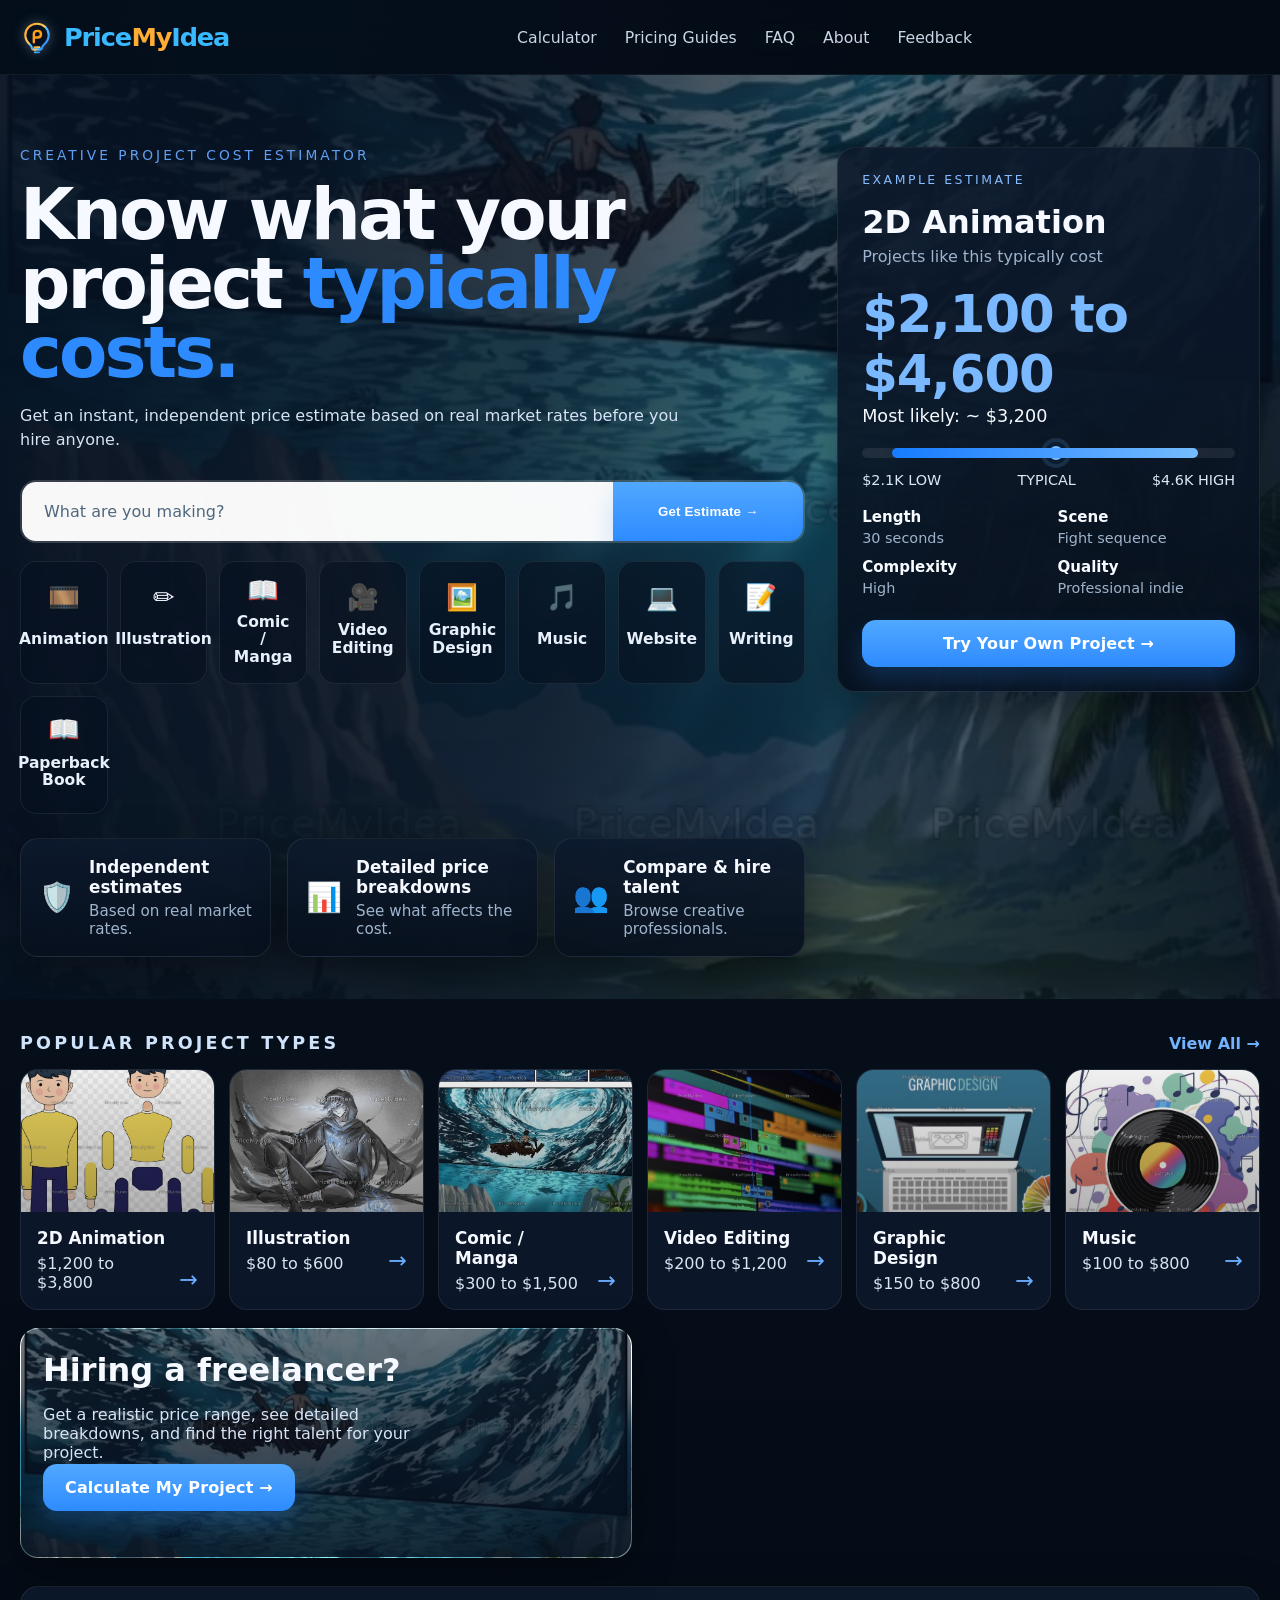
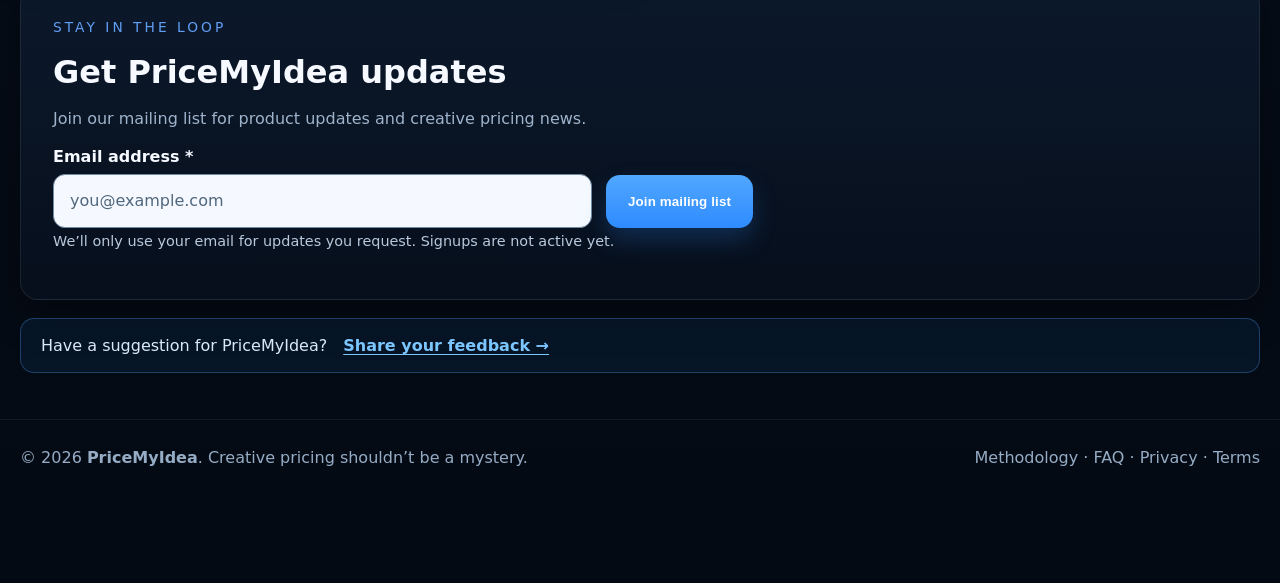
<file: index.html>
<!DOCTYPE html>
<html lang="en">
<head>
 <meta charset="UTF-8" />
 <meta name="viewport" content="width=device-width, initial-scale=1, viewport-fit=cover" />
 <meta name="description" content="Estimate creative project costs for animation, illustration, comics, video editing, graphic design, music, websites, and writing." />
 <meta name="robots" content="index, follow, max-image-preview:large" />
 <meta name="theme-color" content="#06101f" />
 <meta name="format-detection" content="telephone=no" />
 <meta name="apple-mobile-web-app-capable" content="yes" />
 <meta name="apple-mobile-web-app-status-bar-style" content="black-translucent" />
 <meta name="apple-mobile-web-app-title" content="PriceMyIdea" />
 <meta property="og:type" content="website" />
 <meta property="og:site_name" content="PriceMyIdea" />
 <meta property="og:title" content="PriceMyIdea | Creative Project Cost Estimator" />
 <meta property="og:description" content="Estimate creative project costs for animation, illustration, comics, video editing, graphic design, music, websites, and writing." />
 <meta name="twitter:card" content="summary" />
 <meta name="twitter:title" content="PriceMyIdea | Creative Project Cost Estimator" />
 <meta name="twitter:description" content="Estimate creative project costs for animation, illustration, comics, video editing, graphic design, music, websites, and writing." />

 <title>PriceMyIdea | Creative Project Cost Estimator</title>
 <link rel="stylesheet" href="styles.css?v=pmi-v28" />
</head>
<body>
 <div class="page-shell">
 
<header class="topbar">
 <div class="container nav">
 <a class="brand" href="index.html">
<svg class="brand-mark brand-bulb" viewBox="0 0 64 64" aria-hidden="true">
  <defs>
    <linearGradient id="brandGlow" x1="0" y1="0" x2="1" y2="1">
      <stop offset="0%" stop-color="#ff9f1c"/><stop offset="48%" stop-color="#ffd166"/><stop offset="52%" stop-color="#56c7ff"/><stop offset="100%" stop-color="#1e7cff"/>
    </linearGradient>
  </defs>
  <path d="M32 7c-12.2 0-22 9.6-22 21.5 0 8 4.1 13.3 9.1 18.1 2.2 2.1 3.5 4.4 3.8 7.4h18.2c.3-3 1.6-5.3 3.8-7.4 5-4.8 9.1-10.1 9.1-18.1C54 16.6 44.2 7 32 7Z" fill="#07111f" stroke="url(#brandGlow)" stroke-width="4"/>
  <path d="M27 51h10M25 56h14M28 61h8" stroke="url(#brandGlow)" stroke-width="3.5" stroke-linecap="round"/>
  <path d="M26 42V27c0-4 2.7-6.5 6.7-6.5 4.2 0 6.8 2.5 6.8 6.1 0 3.8-2.8 6.3-7.1 6.3H26" fill="none" stroke="#ff9f1c" stroke-width="4.5" stroke-linecap="round" stroke-linejoin="round"/>
</svg><span class="brand-text"><span class="brand-price">Price</span><span class="brand-my">My</span><span class="brand-idea">Idea</span></span></a>
 <button class="menu-toggle" type="button" aria-label="Open navigation menu" aria-expanded="false"><span></span><span></span><span></span></button><nav class="menu" hidden>
 <a href="pages/calculator.html">Calculator</a>
 <a href="pages/pricing-guides.html">Pricing Guides</a>
 <a href="pages/faq.html">FAQ</a>
 <a href="pages/about.html">About</a>
 <a href="pages/feedback.html">Feedback</a>
</nav>
 <div class="nav-actions">
 </div>
 </div>
</header>

 <section class="hero">
 <div class="container hero-grid">
 <div>
 <div class="eyebrow">Creative Project Cost Estimator</div>
 <h1>Know what your project <span class="accent">typically costs.</span></h1>
 <p class="subtext">Get an instant, independent price estimate based on real market rates before you hire anyone.</p>
 <form class="search-row" id="hero-search-form" action="pages/calculator.html">
 <input id="hero-project-input" name="project" type="text" placeholder="What are you making?" aria-label="Describe the creative project you want priced" autocomplete="off" />
 <button class="btn btn-primary" type="submit">Get Estimate →</button>
 </form>
 <div class="category-strip">
 <a class="cat-tile" href="pages/calculator.html?category=animation"><span class="cat-icon">🎞️</span><div class="cat-name">Animation</div></a>
 <a class="cat-tile" href="pages/calculator.html?category=illustration"><span class="cat-icon">✏️</span><div class="cat-name">Illustration</div></a>
 <a class="cat-tile" href="pages/calculator.html?category=comic"><span class="cat-icon">📖</span><div class="cat-name">Comic / Manga</div></a>
 <a class="cat-tile" href="pages/calculator.html?category=video"><span class="cat-icon">🎥</span><div class="cat-name">Video Editing</div></a>
 <a class="cat-tile" href="pages/calculator.html?category=graphic"><span class="cat-icon">🖼️</span><div class="cat-name">Graphic Design</div></a>
 <a class="cat-tile" href="pages/calculator.html?category=music"><span class="cat-icon">🎵</span><div class="cat-name">Music</div></a>
 <a class="cat-tile" href="pages/calculator.html?category=website"><span class="cat-icon">💻</span><div class="cat-name">Website</div></a>
 <a class="cat-tile" href="pages/calculator.html?category=writing"><span class="cat-icon">📝</span><div class="cat-name">Writing</div></a><a class="cat-tile" href="pages/calculator.html?category=book"><span class="cat-icon">📖</span><div class="cat-name">Paperback Book</div></a>
 </div>
 <div class="feature-trio">
 <div class="card feature-item"><div class="fi-icon">🛡️</div><div><h4>Independent estimates</h4><p>Based on real market rates.</p></div></div>
 <div class="card feature-item"><div class="fi-icon">📊</div><div><h4>Detailed price breakdowns</h4><p>See what affects the cost.</p></div></div>
 <div class="card feature-item"><div class="fi-icon">👥</div><div><h4>Compare & hire talent</h4><p>Browse creative professionals.</p></div></div>
 </div>
 </div>
 <aside class="card example-card">
 <div class="label">Example Estimate</div>
 <h3>2D Animation</h3>
 <div class="small-muted">Projects like this typically cost</div>
 <div class="price-big">$2,100 to $4,600</div>
 <div class="price-sub">Most likely: ~ $3,200</div>
 <div class="range"><div class="range-dot"></div></div>
 <div class="range-labels"><span>$2.1K LOW</span><span>TYPICAL</span><span>$4.6K HIGH</span></div>
 <div class="meta-list">
 <div class="meta-item"><strong>Length</strong><span>30 seconds</span></div>
 <div class="meta-item"><strong>Scene</strong><span>Fight sequence</span></div>
 <div class="meta-item"><strong>Complexity</strong><span>High</span></div>
 <div class="meta-item"><strong>Quality</strong><span>Professional indie</span></div>
 </div>
 <a class="btn btn-primary btn-block" href="pages/calculator.html">Try Your Own Project →</a>
 </aside>
 </div>
 </section>

 <main class="container">
 <section class="section">
 <div class="section-header"><h2>Popular Project Types</h2><a class="muted-link" href="pages/pricing-guides.html">View All →</a></div>
 <div class="project-grid">
 <article class="project-card animation-card blank-card">
 <div class="thumb" style="background-image:url('assets/2d-animation-character-rig.jpg?v=watermark-v22'); background-position:center 34%; background-size:cover;"></div>
 <div class="body"><div><h3>2D Animation</h3><p>$1,200 to $3,800</p></div><div class="arrow">→</div></div>
 </article>
 <article class="project-card illustration-card">
 <div class="thumb" style="background-image:url('assets/illustration-cover-cropped.jpg?v=watermark-v22');"></div>
 <div class="body"><div><h3>Illustration</h3><p>$80 to $600</p></div><div class="arrow">→</div></div>
 </article>
 <article class="project-card comic-card">
 <div class="thumb" style="background-image:url('assets/comic-manga-cover.jpg?v=watermark-v22'); background-position:center 42%;"></div>
 <div class="body"><div><h3>Comic / Manga</h3><p>$300 to $1,500</p></div><div class="arrow">→</div></div>
 </article>
 <article class="project-card video-card">
 <div class="thumb" style="background-image:url('assets/video-editing-cover.jpg?v=watermark-v22'); background-position:center center;"></div>
 <div class="body"><div><h3>Video Editing</h3><p>$200 to $1,200</p></div><div class="arrow">→</div></div>
 </article>
 <article class="project-card graphic-card">
 <div class="thumb" style="background-image:url('assets/graphic-design-cover.jpg?v=watermark-v22'); background-position:center 38%;"></div>
 <div class="body"><div><h3>Graphic Design</h3><p>$150 to $800</p></div><div class="arrow">→</div></div>
 </article>
 <article class="project-card music-card">
 <div class="thumb" style="background-image:url('assets/music-cover.jpg?v=watermark-v22'); background-position:center center;"></div>
 <div class="body"><div><h3>Music</h3><p>$100 to $800</p></div><div class="arrow">→</div></div>
 </article>
 </div>
 </section>

 <section class="cta-row">
 <article class="card cta-card image" style="background-image:url('assets/frontpage-bg-cropped.jpg?v=watermark-v22'); background-position:center 18%;">
 <h3>Hiring a freelancer?</h3>
 <p>Get a realistic price range, see detailed breakdowns, and find the right talent for your project.</p>
 <a class="btn btn-primary" href="pages/calculator.html">Calculate My Project →</a>
 </article>
 </section>
<section class="card signup-panel" aria-labelledby="signup-title">
  <div class="eyebrow">Stay in the loop</div>
  <h2 id="signup-title">Get PriceMyIdea updates</h2>
  <p>Join our mailing list for product updates and creative pricing news.</p>
  <form class="signup-form" data-signup-form method="post" action="" aria-describedby="signup-note" novalidate>
    <div class="signup-fields"><div class="form-field"><label for="signup-email-home">Email address <span aria-hidden="true">*</span></label><input id="signup-email-home" name="email" type="email" autocomplete="email" inputmode="email" maxlength="254" placeholder="you@example.com" required aria-required="true" /></div>
    <button class="btn btn-primary" type="submit">Join mailing list</button></div>
    <p id="signup-note" class="form-note">We’ll only use your email for updates you request. Signups are not active yet.</p>
    <p class="form-status" role="status" aria-live="polite" aria-atomic="true" hidden></p>
  </form>
</section>
  <div class="feedback-home-link"><span>Have a suggestion for PriceMyIdea?</span> <a href="pages/feedback.html">Share your feedback →</a></div>
</main>
 
<footer class="footer">
 <div class="container">
 <div>© 2026 <strong>PriceMyIdea</strong>. Creative pricing shouldn’t be a mystery.</div>
 <div><a href="pages/about.html">Methodology</a> · <a href="pages/faq.html">FAQ</a> · <a href="pages/about.html">Privacy</a> · <a href="pages/about.html">Terms</a></div>
 </div>
</footer>

 </div>
 <script src="script.js?v=pmi-v28"></script>
</body>
</html>
</file>
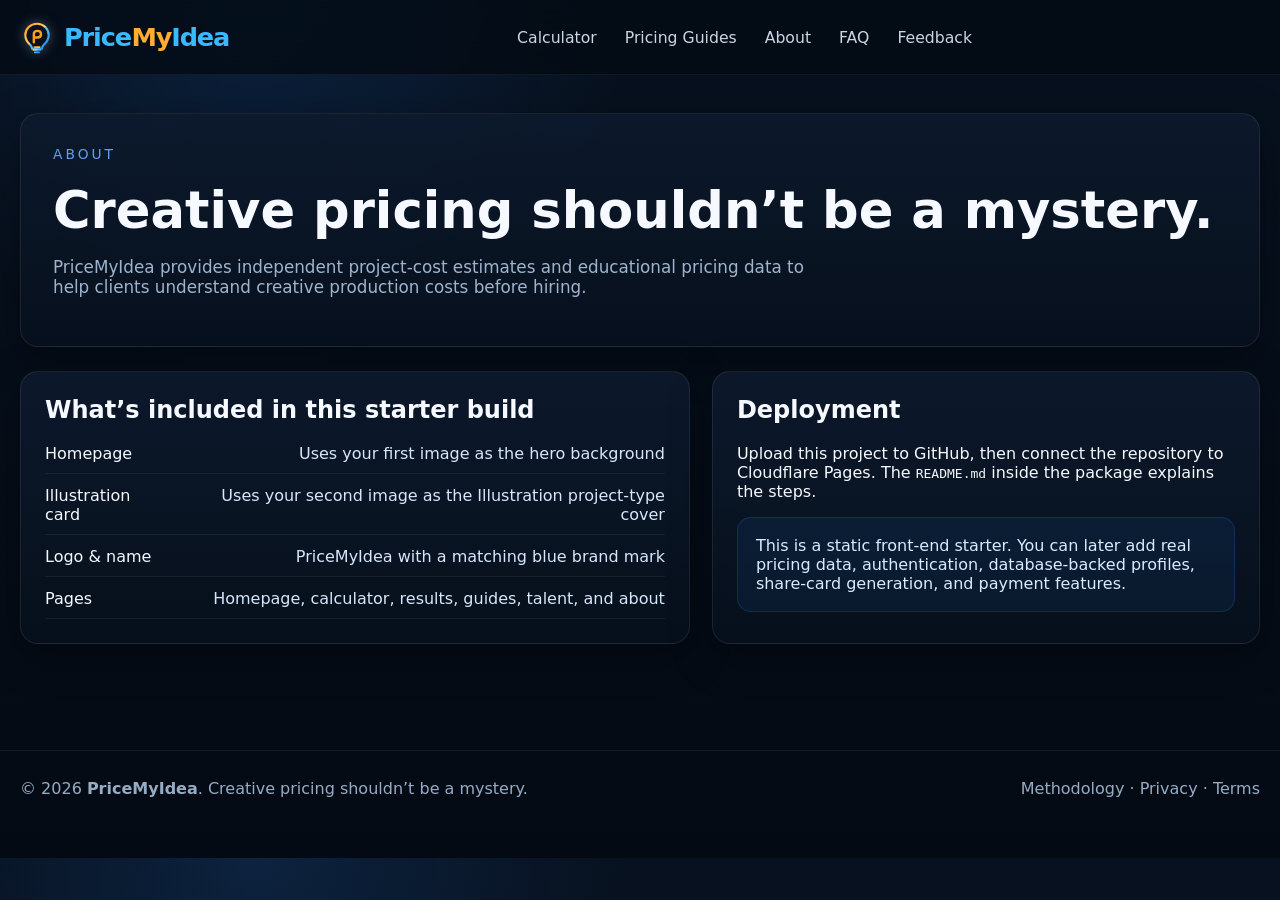
<file: pages/about.html>
<!DOCTYPE html><html lang="en"><head><meta charset="UTF-8"><meta name="viewport" content="width=device-width, initial-scale=1.0"><title>About PriceMyIdea</title><link rel="stylesheet" href="../styles.css?v=pmi-v28"></head><body>
<header class="topbar">
 <div class="container nav">
 <a class="brand" href="../index.html">
<svg class="brand-mark brand-bulb" viewBox="0 0 64 64" aria-hidden="true">
  <defs>
    <linearGradient id="brandGlow" x1="0" y1="0" x2="1" y2="1">
      <stop offset="0%" stop-color="#ff9f1c"/><stop offset="48%" stop-color="#ffd166"/><stop offset="52%" stop-color="#56c7ff"/><stop offset="100%" stop-color="#1e7cff"/>
    </linearGradient>
  </defs>
  <path d="M32 7c-12.2 0-22 9.6-22 21.5 0 8 4.1 13.3 9.1 18.1 2.2 2.1 3.5 4.4 3.8 7.4h18.2c.3-3 1.6-5.3 3.8-7.4 5-4.8 9.1-10.1 9.1-18.1C54 16.6 44.2 7 32 7Z" fill="#07111f" stroke="url(#brandGlow)" stroke-width="4"/>
  <path d="M27 51h10M25 56h14M28 61h8" stroke="url(#brandGlow)" stroke-width="3.5" stroke-linecap="round"/>
  <path d="M26 42V27c0-4 2.7-6.5 6.7-6.5 4.2 0 6.8 2.5 6.8 6.1 0 3.8-2.8 6.3-7.1 6.3H26" fill="none" stroke="#ff9f1c" stroke-width="4.5" stroke-linecap="round" stroke-linejoin="round"/>
</svg><span class="brand-text"><span class="brand-price">Price</span><span class="brand-my">My</span><span class="brand-idea">Idea</span></span></a>
 <button class="menu-toggle" type="button" aria-label="Open navigation menu" aria-expanded="false"><span></span><span></span><span></span></button><nav class="menu" hidden>
 <a href="../pages/calculator.html">Calculator</a>
 <a href="../pages/pricing-guides.html">Pricing Guides</a>
 <a href="../pages/about.html">About</a>
 <a href="../pages/faq.html">FAQ</a>
 <a href="feedback.html">Feedback</a>
</nav>
 <div class="nav-actions">
 </div>
 </div>
</header>
<main class="container content-page"><section class="card page-hero"><div class="eyebrow">About</div><h1>Creative pricing shouldn’t be a mystery.</h1><p>PriceMyIdea provides independent project-cost estimates and educational pricing data to help clients understand creative production costs before hiring.</p></section><div class="grid-2"><section class="card info-card"><h2 style="margin-top:0">What’s included in this starter build</h2><div class="summary-list"><div class="row"><span>Homepage</span><span>Uses your first image as the hero background</span></div><div class="row"><span>Illustration card</span><span>Uses your second image as the Illustration project-type cover</span></div><div class="row"><span>Logo & name</span><span>PriceMyIdea with a matching blue brand mark</span></div><div class="row"><span>Pages</span><span>Homepage, calculator, results, guides, talent, and about</span></div></div></section><section class="card info-card"><h2 style="margin-top:0">Deployment</h2><p>Upload this project to GitHub, then connect the repository to Cloudflare Pages. The <code>README.md</code> inside the package explains the steps.</p><div class="note-box">This is a static front-end starter. You can later add real pricing data, authentication, database-backed profiles, share-card generation, and payment features.</div></section></div></main>
<footer class="footer">
 <div class="container">
 <div>© 2026 <strong>PriceMyIdea</strong>. Creative pricing shouldn’t be a mystery.</div>
 <div><a href="../pages/about.html">Methodology</a> · <a href="../pages/about.html">Privacy</a> · <a href="../pages/about.html">Terms</a></div>
 </div>
</footer>
<script src="../script.js?v=pmi-v28"></script></body></html>
</file>
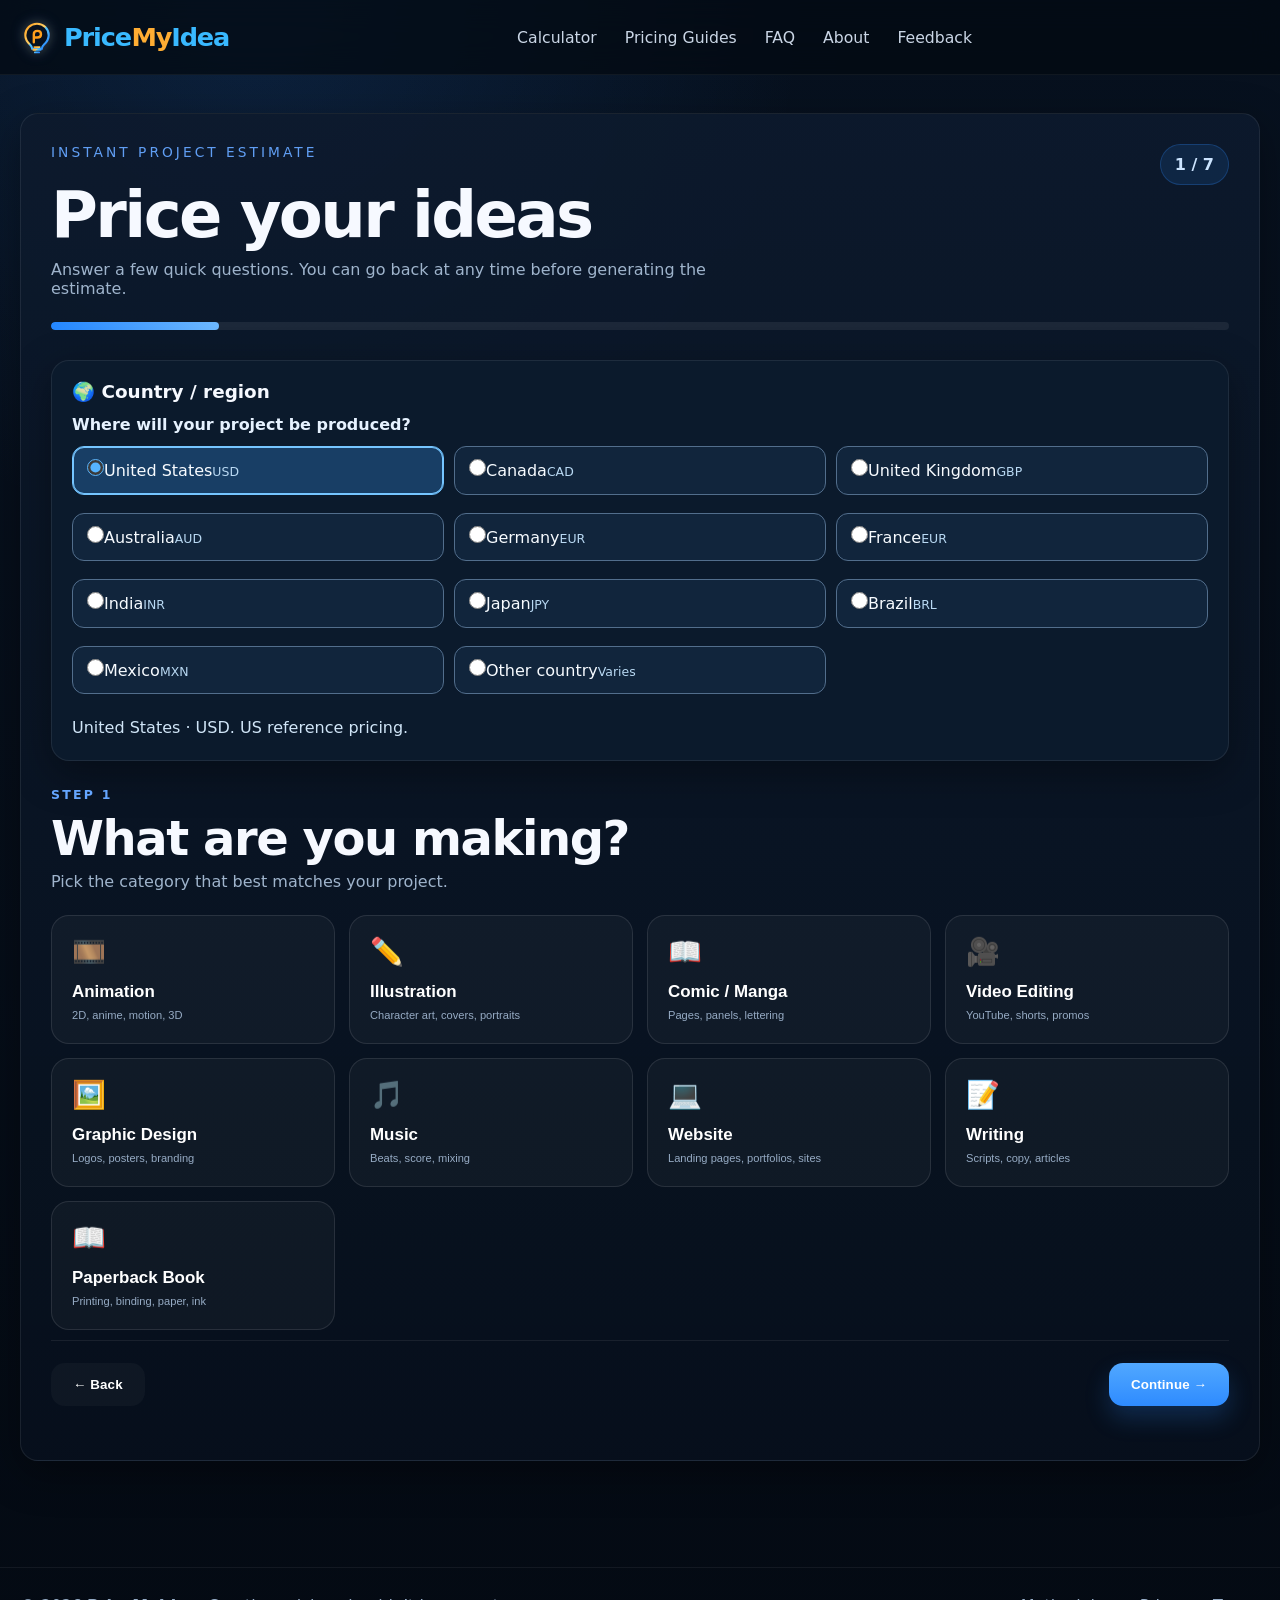
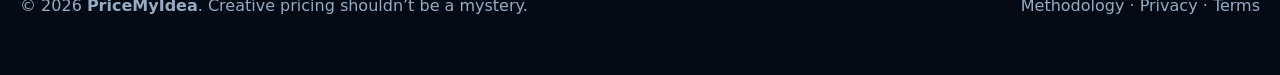
<file: pages/calculator.html>
<!DOCTYPE html>

<html lang="en"><head><meta charset="utf-8"/><meta content="width=device-width, initial-scale=1.0" name="viewport"/><title>Project Cost Calculator | PriceMyIdea</title><link href="../styles.css?v=pmi-v28" rel="stylesheet"/></head><body><header class="topbar"><div class="container nav"><a class="brand" href="../index.html"><svg class="brand-mark brand-bulb" viewBox="0 0 64 64" aria-hidden="true">
  <defs>
    <linearGradient id="brandGlow" x1="0" y1="0" x2="1" y2="1">
      <stop offset="0%" stop-color="#ff9f1c"/><stop offset="48%" stop-color="#ffd166"/><stop offset="52%" stop-color="#56c7ff"/><stop offset="100%" stop-color="#1e7cff"/>
    </linearGradient>
  </defs>
  <path d="M32 7c-12.2 0-22 9.6-22 21.5 0 8 4.1 13.3 9.1 18.1 2.2 2.1 3.5 4.4 3.8 7.4h18.2c.3-3 1.6-5.3 3.8-7.4 5-4.8 9.1-10.1 9.1-18.1C54 16.6 44.2 7 32 7Z" fill="#07111f" stroke="url(#brandGlow)" stroke-width="4"/>
  <path d="M27 51h10M25 56h14M28 61h8" stroke="url(#brandGlow)" stroke-width="3.5" stroke-linecap="round"/>
  <path d="M26 42V27c0-4 2.7-6.5 6.7-6.5 4.2 0 6.8 2.5 6.8 6.1 0 3.8-2.8 6.3-7.1 6.3H26" fill="none" stroke="#ff9f1c" stroke-width="4.5" stroke-linecap="round" stroke-linejoin="round"/>
</svg><span class="brand-text"><span class="brand-price">Price</span><span class="brand-my">My</span><span class="brand-idea">Idea</span></span></a><button class="menu-toggle" type="button" aria-label="Open navigation menu" aria-expanded="false"><span></span><span></span><span></span></button><nav class="menu" hidden><a href="calculator.html">Calculator</a><a href="pricing-guides.html">Pricing Guides</a>
 <a href="faq.html">FAQ</a><a href="about.html">About</a><a href="feedback.html">Feedback</a>
</nav><div class="nav-actions"></div></div></header>
<main class="container content-page calculator-page">
<section class="card calculator-shell" id="multi-calculator">
<div class="calculator-topline">
<div><div class="eyebrow">Instant Project Estimate</div><h1>Price your ideas</h1><p>Answer a few quick questions. You can go back at any time before generating the estimate.</p></div>
<div class="step-counter"><span id="step-current">1</span> / <span id="step-total">7</span></div>
</div>
<div class="progress-track"><div class="progress-fill" id="progress-fill"></div></div>
<form data-results="results.html" id="multi-estimate-form">
<section class="calc-step active" data-step="1"><section class="card regional-panel" aria-labelledby="regional-heading"><h3 id="regional-heading">🌍 Country / region</h3><fieldset class="region-fieldset" aria-describedby="region-message"><legend>Where will your project be produced?</legend><div class="region-options"><label class="region-choice"><input type="radio" name="region-choice" value="US" checked><span class="region-name">United States</span><span class="region-currency">USD</span></label><label class="region-choice"><input type="radio" name="region-choice" value="CA" ><span class="region-name">Canada</span><span class="region-currency">CAD</span></label><label class="region-choice"><input type="radio" name="region-choice" value="GB" ><span class="region-name">United Kingdom</span><span class="region-currency">GBP</span></label><label class="region-choice"><input type="radio" name="region-choice" value="AU" ><span class="region-name">Australia</span><span class="region-currency">AUD</span></label><label class="region-choice"><input type="radio" name="region-choice" value="DE" ><span class="region-name">Germany</span><span class="region-currency">EUR</span></label><label class="region-choice"><input type="radio" name="region-choice" value="FR" ><span class="region-name">France</span><span class="region-currency">EUR</span></label><label class="region-choice"><input type="radio" name="region-choice" value="IN" ><span class="region-name">India</span><span class="region-currency">INR</span></label><label class="region-choice"><input type="radio" name="region-choice" value="JP" ><span class="region-name">Japan</span><span class="region-currency">JPY</span></label><label class="region-choice"><input type="radio" name="region-choice" value="BR" ><span class="region-name">Brazil</span><span class="region-currency">BRL</span></label><label class="region-choice"><input type="radio" name="region-choice" value="MX" ><span class="region-name">Mexico</span><span class="region-currency">MXN</span></label><label class="region-choice"><input type="radio" name="region-choice" value="OTHER" ><span class="region-name">Other country</span><span class="region-currency">Varies</span></label></div></fieldset><select id="region-select" hidden aria-hidden="true" tabindex="-1"><option value="US">United States</option><option value="CA">Canada</option><option value="GB">United Kingdom</option><option value="AU">Australia</option><option value="DE">Germany</option><option value="FR">France</option><option value="IN">India</option><option value="JP">Japan</option><option value="BR">Brazil</option><option value="MX">Mexico</option><option value="OTHER">Other country</option></select><p id="region-message" role="status" aria-live="polite"></p></section>
<div class="step-kicker">Step 1</div><h2>What are you making?</h2><p class="step-copy">Pick the category that best matches your project.</p>
<div class="choice-grid category-choice-grid">
<button class="choice-card" data-field="category" data-value="animation" type="button"><span class="choice-icon">🎞️</span><strong>Animation</strong><small>2D, anime, motion, 3D</small></button>
<button class="choice-card" data-field="category" data-value="illustration" type="button"><span class="choice-icon">✏️</span><strong>Illustration</strong><small>Character art, covers, portraits</small></button>
<button class="choice-card" data-field="category" data-value="comic" type="button"><span class="choice-icon">📖</span><strong>Comic / Manga</strong><small>Pages, panels, lettering</small></button>
<button class="choice-card" data-field="category" data-value="video" type="button"><span class="choice-icon">🎥</span><strong>Video Editing</strong><small>YouTube, shorts, promos</small></button>
<button class="choice-card" data-field="category" data-value="graphic" type="button"><span class="choice-icon">🖼️</span><strong>Graphic Design</strong><small>Logos, posters, branding</small></button>
<button class="choice-card" data-field="category" data-value="music" type="button"><span class="choice-icon">🎵</span><strong>Music</strong><small>Beats, score, mixing</small></button>
<button class="choice-card" data-field="category" data-value="website" type="button"><span class="choice-icon">💻</span><strong>Website</strong><small>Landing pages, portfolios, sites</small></button>
<button class="choice-card" data-field="category" data-value="writing" type="button"><span class="choice-icon">📝</span><strong>Writing</strong><small>Scripts, copy, articles</small></button>
<button class="choice-card" data-field="category" data-value="book" type="button"><span class="choice-icon">📖</span><strong>Paperback Book</strong><small>Printing, binding, paper, ink</small></button>
</div>
</section>
<section class="calc-step" data-step="2">
<div class="step-kicker">Step 2</div><h2>What kind of <span data-category-label="">project</span>?</h2><p class="step-copy">Choose the closest fit. This helps tighten the estimate.</p>
<div class="choice-grid" id="subtype-grid"></div>
</section>
<section class="calc-step" data-step="3">
<div class="step-kicker">Step 3</div><h2>How big is the project?</h2><p class="step-copy" id="scope-helper">Choose the closest scope.</p>
<div class="choice-grid" id="scope-grid"></div>
<div class="inline-field"><label for="project-details">Anything specific?</label><input class="input" id="project-details" name="scene" placeholder="e.g. anime fight scene, full-body character, 5-page comic"/></div>
</section>
<section class="calc-step" data-step="4">
<div class="step-kicker">Step 4</div><h2>How complex is it?</h2><p class="step-copy">More detail, effects, characters, revisions, or technical work generally increases cost.</p>
<div class="choice-grid three-col">
<button class="choice-card" data-field="complexity" data-value="low" type="button"><strong>Low</strong><small>Simple, limited details</small></button>
<button class="choice-card" data-field="complexity" data-value="medium" type="button"><strong>Medium</strong><small>Typical professional scope</small></button>
<button class="choice-card" data-field="complexity" data-value="high" type="button"><strong>High</strong><small>Detailed, effects-heavy, demanding</small></button>
</div>
</section>
<section class="calc-step" data-step="5">
<div class="step-kicker">Step 5</div><h2>What quality level are you targeting?</h2><p class="step-copy">This represents the experience level and finish you expect.</p>
<div class="choice-grid four-col">
<button class="choice-card" data-field="quality" data-value="basic" type="button"><strong>Basic</strong><small>Simple / beginner</small></button>
<button class="choice-card" data-field="quality" data-value="indie" type="button"><strong>Indie</strong><small>Solid independent work</small></button>
<button class="choice-card" data-field="quality" data-value="pro" type="button"><strong>Professional Indie</strong><small>Experienced specialist</small></button>
<button class="choice-card" data-field="quality" data-value="studio" type="button"><strong>Studio</strong><small>Team / agency level</small></button>
</div>
</section>
<section class="calc-step" data-step="6"><div class="book-print-fields" id="book-print-fields" hidden><h3>Paperback printing details</h3><div class="book-fields-grid"><label>Copies<input class="input" id="book-quantity" type="number" min="1" max="10000" value="1"></label><label>Interior ink<select class="input" id="book-ink"><option value="bw">Black and white</option><option value="color">Color</option></select></label><label>Trim size<select class="input" id="book-trim"><option value="6x9">6 × 9 inches</option><option value="5x8">5 × 8 inches</option><option value="8.5x11">8.5 × 11 inches</option></select></label><label>Paper<select class="input" id="book-paper"><option value="white">White</option><option value="cream">Cream</option></select></label></div><p>Planning estimate only. Confirm prices with your print provider.</p></div>
<div class="step-kicker">Step 6</div><h2>What does the job require?</h2><p class="step-copy">Deadline, revisions, and usage can affect the final quote.</p>
<div class="requirements-grid">
<div class="form-group"><label for="deadline-date">Estimated deadline</label><input class="input" id="deadline-date" min="2026-10-06" name="deadlineDate" type="date" value="2026-11-05"/><p class="field-help" id="deadline-help">Choose the date you expect the project to be finished. Shorter deadlines may increase the estimate.</p></div>
<div class="form-group"><label for="revisions">Revision rounds</label><select id="revisions" name="revisions"><option value="0">Surprise me art (0 revisions)</option><option value="1">1 revision</option><option selected="selected" value="2">2 revisions</option><option value="3">3 revisions</option><option value="4">4 revisions</option><option value="5">5 revisions</option><option value="6">6 revisions</option><option value="7">7 revisions</option><option value="8">8 revisions</option><option value="9">9 revisions</option><option value="10">10 revisions</option><option value="unlimited">Unlimited revisions</option></select><p class="field-help" id="revisions-help">“Surprise me art” means 0 revision rounds. Choose 1 to 10 revisions, or Unlimited revisions.</p></div>
<div class="form-group"><label for="usage">Usage / rights</label><select id="usage" name="usage"><option selected="selected" value="organic">Organic Usage</option><option value="paid">Paid Usage</option><option value="royaltyfree">Royalty-Free</option><option value="rightsmanaged">Rights-Managed</option><option value="creativecommons">Creative Commons</option></select><div class="usage-rights-help" id="usage-help">Organic Usage, Allows a brand to repost a creator’s content on its own free social media channels, website, or emails without any ad spend.</div></div>
<div class="form-group"><label for="quote">Already got a quote? <span class="optional">Optional</span></label><input class="input" id="quote" min="0" name="quote" placeholder="e.g. 3700" step="1" type="number"/></div>
</div>
</section>
<section class="calc-step" data-step="7">
<div class="step-kicker">Step 7</div><h2>Review your project</h2><p class="step-copy">Make sure everything looks right before PriceMyIdea generates the estimate.</p>
<div class="review-card" id="review-card"></div>
<div class="note-box">This starter calculator uses sample pricing logic. Before public launch, replace the sample ranges with researched market data and publish your methodology.</div>
</section>
<input id="category-field" name="category" type="hidden"/>
<input id="subtype-field" name="subtype" type="hidden"/>
<input id="scope-field" name="scope" type="hidden"/>
<input id="complexity-field" name="complexity" type="hidden"/>
<input id="quality-field" name="quality" type="hidden"/>
<div class="calculator-actions">
<button class="btn btn-ghost" disabled="" id="back-step" type="button">← Back</button>
<button class="btn btn-primary" id="next-step" type="button">Continue →</button>
<button class="btn btn-primary hidden" id="generate-estimate" type="submit">Generate My Estimate →</button>
</div>
<div aria-live="polite" class="step-error" id="step-error"></div>
</form>
</section>
</main><footer class="footer"><div class="container"><div>© 2026 <strong>PriceMyIdea</strong>. Creative pricing shouldn’t be a mystery.</div><div><a href="about.html">Methodology</a> · <a href="about.html">Privacy</a> · <a href="about.html">Terms</a></div></div></footer><script src="../script.js?v=pmi-v28"></script></body></html>
</file>
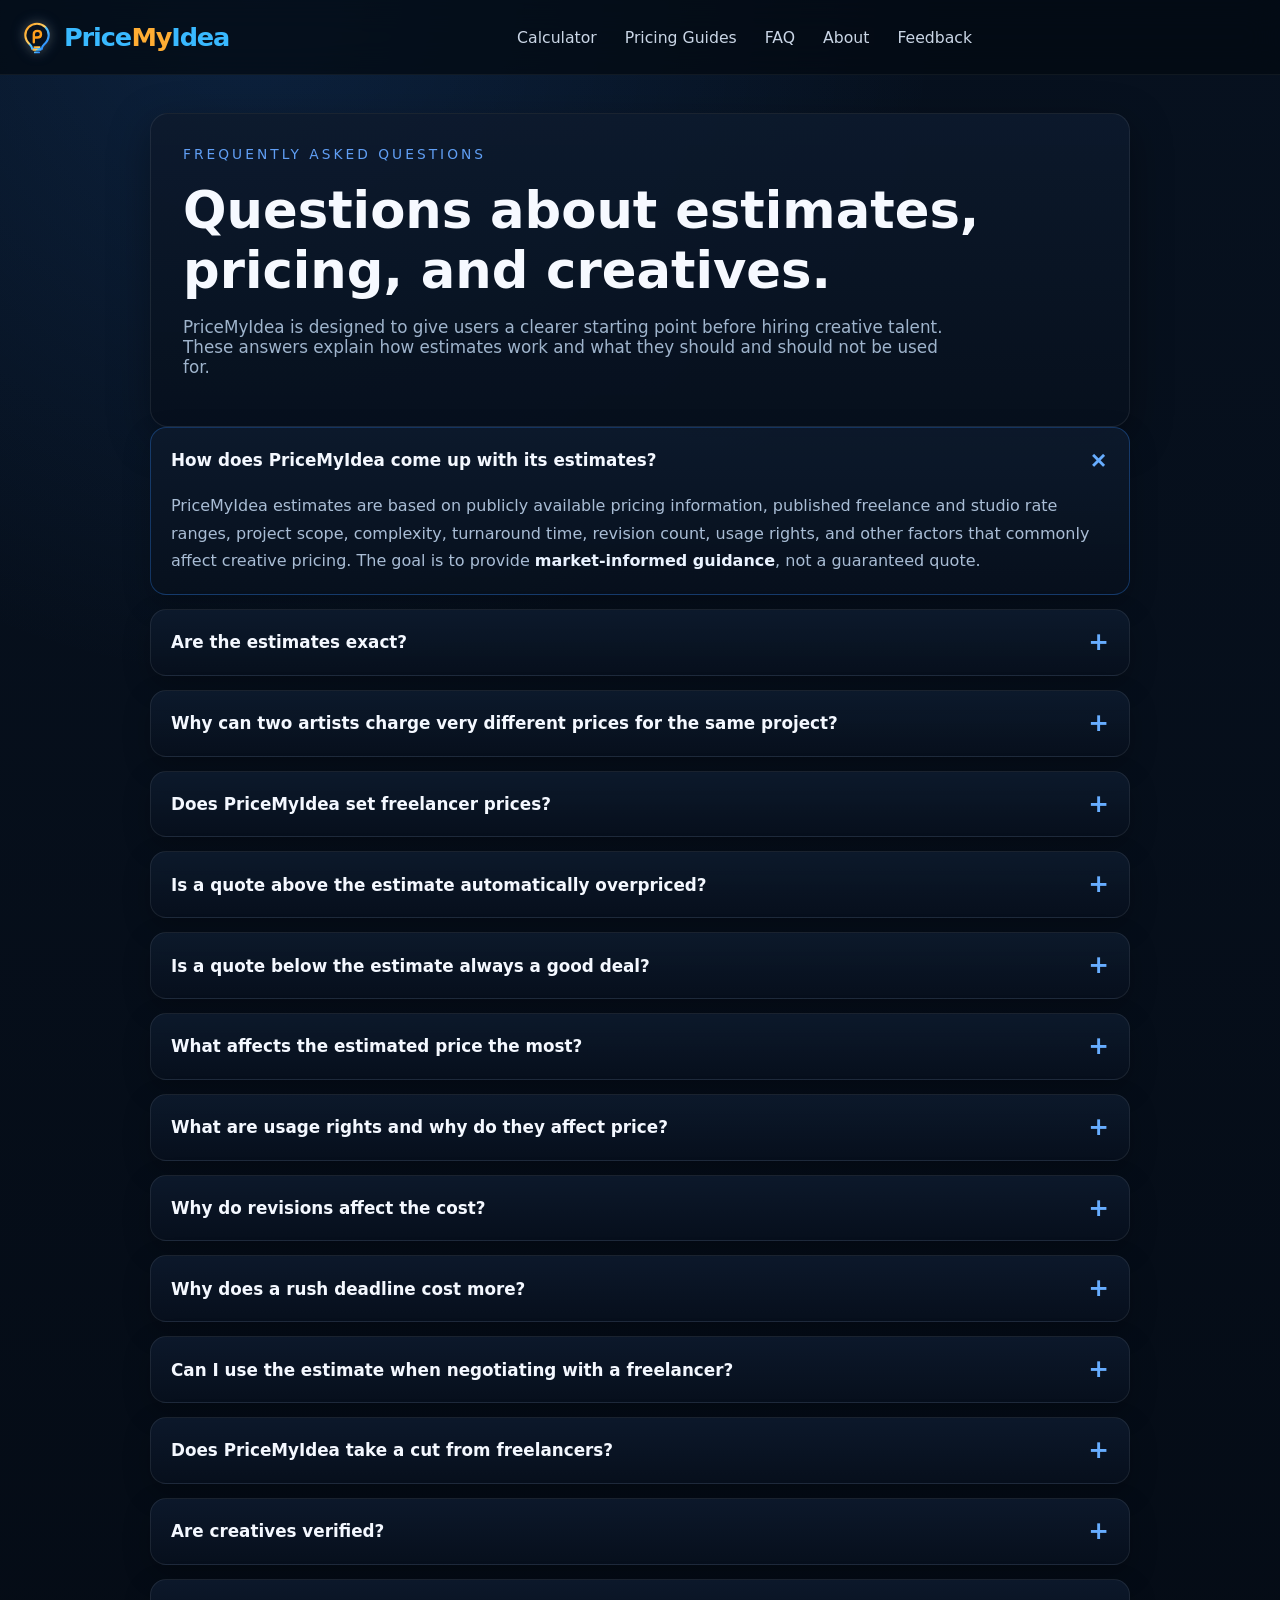
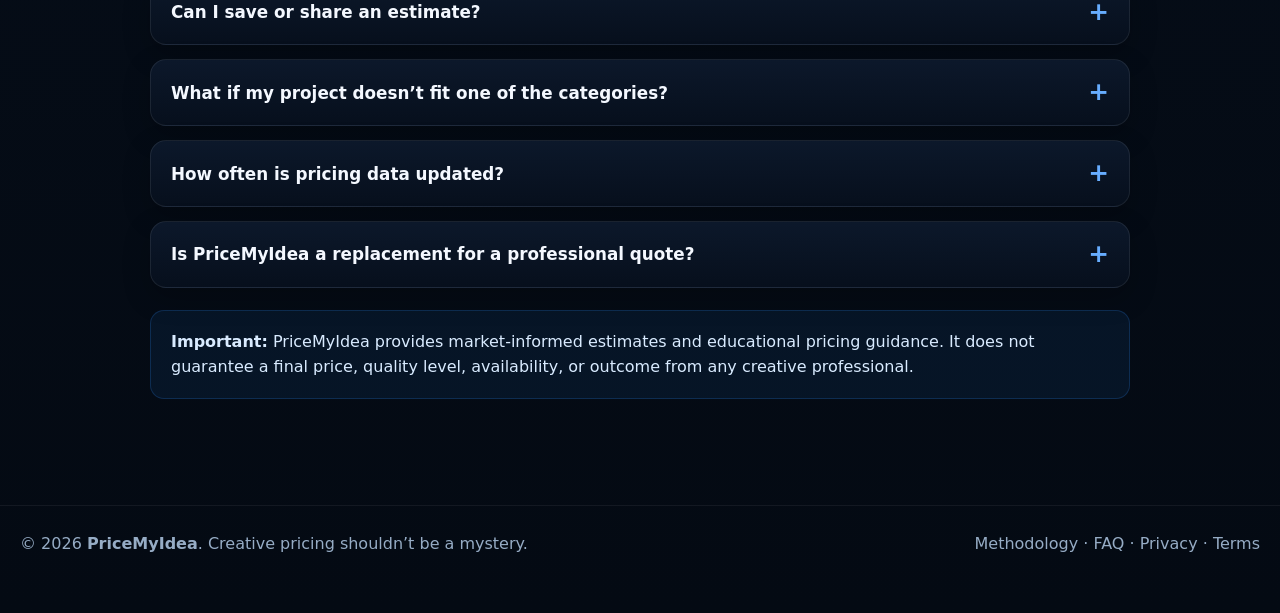
<file: pages/faq.html>
<!DOCTYPE html>
<html lang="en">
<head>
 <meta charset="UTF-8">
 <meta name="viewport" content="width=device-width, initial-scale=1.0">
 <title>FAQ | PriceMyIdea</title>
 <link rel="stylesheet" href="../styles.css?v=pmi-v28">
 <style>
 .faq-wrap{max-width:980px;margin:0 auto}
 .faq-list{display:grid;gap:14px}
 .faq-accordion{
 background:linear-gradient(180deg,rgba(13,26,45,.92),rgba(7,16,29,.94));
 border:1px solid rgba(255,255,255,.08);
 border-radius:16px;
 overflow:hidden;
 box-shadow:0 10px 28px rgba(0,0,0,.22);
 }
 .faq-accordion.open{border-color:rgba(46,139,255,.30)}
 .faq-question{
 width:100%;
 display:flex;
 align-items:center;
 justify-content:space-between;
 gap:20px;
 padding:20px;
 border:0;
 background:transparent;
 color:#f4f8ff;
 font:inherit;
 font-weight:800;
 font-size:1.05rem;
 text-align:left;
 cursor:pointer;
 }
 .faq-plus{color:#67adff;font-size:1.55rem;line-height:1;transition:transform .18s ease}
 .faq-accordion.open .faq-plus{transform:rotate(45deg)}
 .faq-panel{
 display:none;
 color:#a9bdd5;
 line-height:1.7;
 padding:0 20px 20px;
 }
 .faq-accordion.open .faq-panel{display:block}
 .faq-panel strong{color:#eaf3ff}
 .faq-note{
 margin-top:22px;
 padding:18px 20px;
 border-radius:14px;
 background:rgba(46,139,255,.08);
 border:1px solid rgba(46,139,255,.2);
 color:#d9ebff;
 line-height:1.6;
 }
 </style>
</head>
<body>
<header class="topbar">
 <div class="container nav">
 <a class="brand" href="../index.html">
 <svg class="brand-mark brand-bulb" viewBox="0 0 64 64" aria-hidden="true">
  <defs>
    <linearGradient id="brandGlow" x1="0" y1="0" x2="1" y2="1">
      <stop offset="0%" stop-color="#ff9f1c"/><stop offset="48%" stop-color="#ffd166"/><stop offset="52%" stop-color="#56c7ff"/><stop offset="100%" stop-color="#1e7cff"/>
    </linearGradient>
  </defs>
  <path d="M32 7c-12.2 0-22 9.6-22 21.5 0 8 4.1 13.3 9.1 18.1 2.2 2.1 3.5 4.4 3.8 7.4h18.2c.3-3 1.6-5.3 3.8-7.4 5-4.8 9.1-10.1 9.1-18.1C54 16.6 44.2 7 32 7Z" fill="#07111f" stroke="url(#brandGlow)" stroke-width="4"/>
  <path d="M27 51h10M25 56h14M28 61h8" stroke="url(#brandGlow)" stroke-width="3.5" stroke-linecap="round"/>
  <path d="M26 42V27c0-4 2.7-6.5 6.7-6.5 4.2 0 6.8 2.5 6.8 6.1 0 3.8-2.8 6.3-7.1 6.3H26" fill="none" stroke="#ff9f1c" stroke-width="4.5" stroke-linecap="round" stroke-linejoin="round"/>
</svg><span class="brand-text"><span class="brand-price">Price</span><span class="brand-my">My</span><span class="brand-idea">Idea</span></span>
 </a>
 <button class="menu-toggle" type="button" aria-label="Open navigation menu" aria-expanded="false"><span></span><span></span><span></span></button><nav class="menu" hidden>
 <a href="calculator.html">Calculator</a>
 <a href="pricing-guides.html">Pricing Guides</a>
 <a href="faq.html">FAQ</a>
 <a href="about.html">About</a>
 <a href="feedback.html">Feedback</a>
</nav>
 <div class="nav-actions">
 </div>
 </div>
</header>

<main class="container content-page">
 <section class="card page-hero faq-wrap">
 <div class="eyebrow">Frequently Asked Questions</div>
 <h1>Questions about estimates, pricing, and creatives.</h1>
 <p>PriceMyIdea is designed to give users a clearer starting point before hiring creative talent. These answers explain how estimates work and what they should and should not be used for.</p>
 </section>

 <section class="faq-wrap">
 <div class="faq-list">

 <div class="faq-accordion open">
 <button class="faq-question" type="button" aria-expanded="true">
 <span>How does PriceMyIdea come up with its estimates?</span><span class="faq-plus">+</span>
 </button>
 <div class="faq-panel">PriceMyIdea estimates are based on publicly available pricing information, published freelance and studio rate ranges, project scope, complexity, turnaround time, revision count, usage rights, and other factors that commonly affect creative pricing. The goal is to provide <strong>market-informed guidance</strong>, not a guaranteed quote.</div>
 </div>

 <div class="faq-accordion">
 <button class="faq-question" type="button" aria-expanded="false">
 <span>Are the estimates exact?</span><span class="faq-plus">+</span>
 </button>
 <div class="faq-panel">No. Estimates are guidance ranges. Actual prices can vary depending on the freelancer or studio, experience level, location, deadline, complexity, revision count, licensing terms, and the exact deliverables required.</div>
 </div>

 <div class="faq-accordion">
 <button class="faq-question" type="button" aria-expanded="false">
 <span>Why can two artists charge very different prices for the same project?</span><span class="faq-plus">+</span>
 </button>
 <div class="faq-panel">Experience, reputation, speed, specialty, demand, production quality, team size, workflow, and usage rights can all affect pricing. Two creators can reasonably quote different amounts for similar work.</div>
 </div>

 <div class="faq-accordion">
 <button class="faq-question" type="button" aria-expanded="false">
 <span>Does PriceMyIdea set freelancer prices?</span><span class="faq-plus">+</span>
 </button>
 <div class="faq-panel">No. Creatives set their own prices. PriceMyIdea only provides independent pricing guidance and estimated market ranges.</div>
 </div>

 <div class="faq-accordion">
 <button class="faq-question" type="button" aria-expanded="false">
 <span>Is a quote above the estimate automatically overpriced?</span><span class="faq-plus">+</span>
 </button>
 <div class="faq-panel">No. A higher quote may be justified by experience, faster turnaround, extra revisions, commercial usage, specialized skills, a larger team, or a higher production standard.</div>
 </div>

 <div class="faq-accordion">
 <button class="faq-question" type="button" aria-expanded="false">
 <span>Is a quote below the estimate always a good deal?</span><span class="faq-plus">+</span>
 </button>
 <div class="faq-panel">Not necessarily. A lower price can be legitimate, but users should still review the creator’s portfolio, experience, deliverables, timeline, revision policy, contract terms, and payment structure before hiring.</div>
 </div>

 <div class="faq-accordion">
 <button class="faq-question" type="button" aria-expanded="false">
 <span>What affects the estimated price the most?</span><span class="faq-plus">+</span>
 </button>
 <div class="faq-panel">The biggest factors are usually project type, scope, complexity, quality level, deadline, revision count, and usage rights. For some categories, duration, page count, asset count, or team size can also significantly change the estimate.</div>
 </div>

 <div class="faq-accordion">
 <button class="faq-question" type="button" aria-expanded="false">
 <span>What are usage rights and why do they affect price?</span><span class="faq-plus">+</span>
 </button>
 <div class="faq-panel">Usage rights define how the finished work can be used. Personal use, organic social posts, commercial use, paid advertising, resale, or perpetual worldwide rights can have very different values. Broader rights often increase the price because the work is being used more extensively.</div>
 </div>

 <div class="faq-accordion">
 <button class="faq-question" type="button" aria-expanded="false">
 <span>Why do revisions affect the cost?</span><span class="faq-plus">+</span>
 </button>
 <div class="faq-panel">Revisions require additional labor and production time. A project with one small revision round is very different from a project with unlimited changes, so the revision allowance can meaningfully affect pricing.</div>
 </div>

 <div class="faq-accordion">
 <button class="faq-question" type="button" aria-expanded="false">
 <span>Why does a rush deadline cost more?</span><span class="faq-plus">+</span>
 </button>
 <div class="faq-panel">Faster turnaround can require a creator to rearrange their schedule, work longer hours, delay other projects, or add extra team members. Rush work may therefore carry a higher price.</div>
 </div>

 <div class="faq-accordion">
 <button class="faq-question" type="button" aria-expanded="false">
 <span>Can I use the estimate when negotiating with a freelancer?</span><span class="faq-plus">+</span>
 </button>
 <div class="faq-panel">Yes, but it should be used as a reference point, not as proof that a creator must charge a specific amount. The final price should reflect the creator’s experience, scope, terms, and the exact work being requested.</div>
 </div>

 <div class="faq-accordion">
 <button class="faq-question" type="button" aria-expanded="false">
 <span>Does PriceMyIdea take a cut from freelancers?</span><span class="faq-plus">+</span>
 </button>
 <div class="faq-panel">Not currently. PriceMyIdea does not take a percentage of a freelancer’s project price. If that changes in the future, the platform’s fees and terms should be clearly disclosed.</div>
 </div>

 <div class="faq-accordion">
 <button class="faq-question" type="button" aria-expanded="false">
 <span>Are creatives verified?</span><span class="faq-plus">+</span>
 </button>
 <div class="faq-panel">Verification features may be added in the future. Until then, users should review portfolios, references, contracts, payment terms, and other relevant information before hiring any creative professional.</div>
 </div>

 <div class="faq-accordion">
 <button class="faq-question" type="button" aria-expanded="false">
 <span>Can I save or share an estimate?</span><span class="faq-plus">+</span>
 </button>
 <div class="faq-panel">The platform is designed to support saved and shareable estimates. As those features are added, users will be able to share project results and potentially generate branded estimate cards or links.</div>
 </div>

 <div class="faq-accordion">
 <button class="faq-question" type="button" aria-expanded="false">
 <span>What if my project doesn’t fit one of the categories?</span><span class="faq-plus">+</span>
 </button>
 <div class="faq-panel">Choose the closest available category and describe the project as accurately as possible. More categories and project types can be added over time as the platform expands.</div>
 </div>

 <div class="faq-accordion">
 <button class="faq-question" type="button" aria-expanded="false">
 <span>How often is pricing data updated?</span><span class="faq-plus">+</span>
 </button>
 <div class="faq-panel">Pricing ranges should be reviewed and adjusted as market conditions, published pricing information, creative workflows, and available rate data change.</div>
 </div>

 <div class="faq-accordion">
 <button class="faq-question" type="button" aria-expanded="false">
 <span>Is PriceMyIdea a replacement for a professional quote?</span><span class="faq-plus">+</span>
 </button>
 <div class="faq-panel">No. PriceMyIdea is an educational pricing tool. The final price should always come from the creator, freelancer, or studio actually doing the work.</div>
 </div>
</div>

 <div class="faq-note">
 <strong>Important:</strong> PriceMyIdea provides market-informed estimates and educational pricing guidance. It does not guarantee a final price, quality level, availability, or outcome from any creative professional.
 </div>
 </section>
</main>

<footer class="footer">
 <div class="container">
 <div>© 2026 <strong>PriceMyIdea</strong>. Creative pricing shouldn’t be a mystery.</div>
 <div><a href="about.html">Methodology</a> · <a href="faq.html">FAQ</a> · <a href="about.html">Privacy</a> · <a href="about.html">Terms</a></div>
 </div>
</footer>
<script src="../script.js?v=pmi-v28"></script>

<script>
document.addEventListener("DOMContentLoaded", function () {
 document.querySelectorAll(".faq-question").forEach(function (button) {
 button.addEventListener("click", function () {
 var item = button.closest(".faq-accordion");
 var isOpen = item.classList.toggle("open");
 button.setAttribute("aria-expanded", isOpen ? "true" : "false");
 });
 });
});
</script>

</body>
</html>
</file>
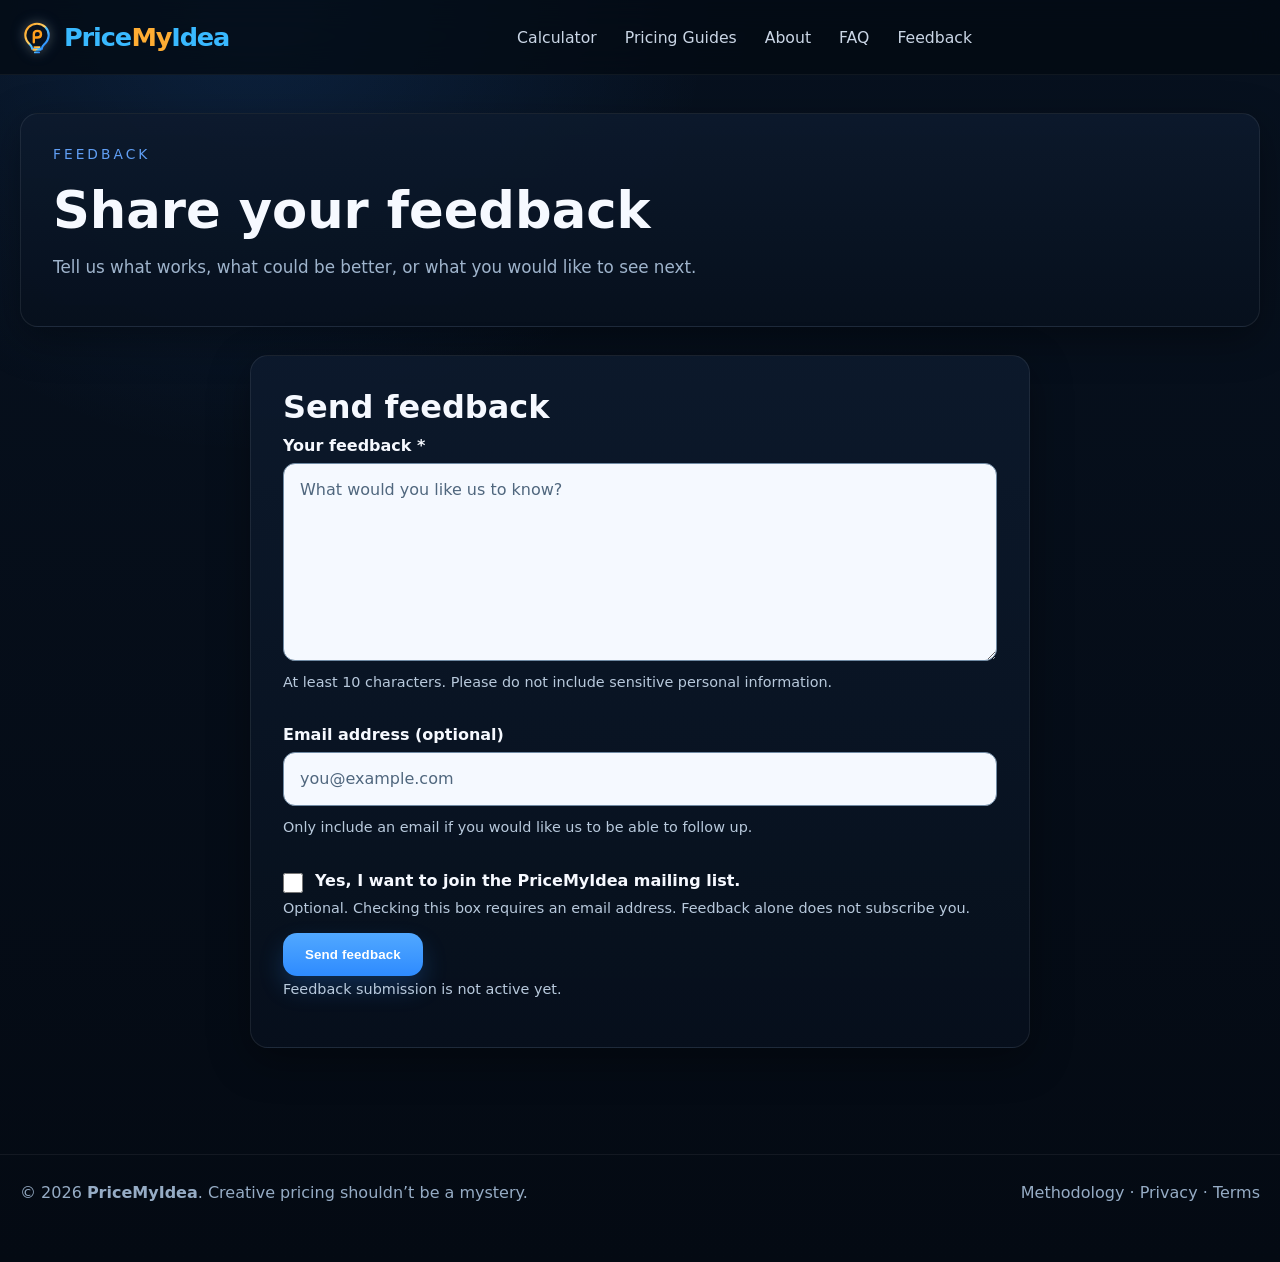
<file: pages/feedback.html>
<!DOCTYPE html><html lang="en"><head><meta charset="UTF-8"><meta name="viewport" content="width=device-width, initial-scale=1.0"><title>Feedback | PriceMyIdea</title><link rel="stylesheet" href="../styles.css?v=pmi-v28"></head><body>
<header class="topbar">
 <div class="container nav">
 <a class="brand" href="../index.html">
<svg class="brand-mark brand-bulb" viewBox="0 0 64 64" aria-hidden="true">
  <defs>
    <linearGradient id="brandGlow" x1="0" y1="0" x2="1" y2="1">
      <stop offset="0%" stop-color="#ff9f1c"/><stop offset="48%" stop-color="#ffd166"/><stop offset="52%" stop-color="#56c7ff"/><stop offset="100%" stop-color="#1e7cff"/>
    </linearGradient>
  </defs>
  <path d="M32 7c-12.2 0-22 9.6-22 21.5 0 8 4.1 13.3 9.1 18.1 2.2 2.1 3.5 4.4 3.8 7.4h18.2c.3-3 1.6-5.3 3.8-7.4 5-4.8 9.1-10.1 9.1-18.1C54 16.6 44.2 7 32 7Z" fill="#07111f" stroke="url(#brandGlow)" stroke-width="4"/>
  <path d="M27 51h10M25 56h14M28 61h8" stroke="url(#brandGlow)" stroke-width="3.5" stroke-linecap="round"/>
  <path d="M26 42V27c0-4 2.7-6.5 6.7-6.5 4.2 0 6.8 2.5 6.8 6.1 0 3.8-2.8 6.3-7.1 6.3H26" fill="none" stroke="#ff9f1c" stroke-width="4.5" stroke-linecap="round" stroke-linejoin="round"/>
</svg><span class="brand-text"><span class="brand-price">Price</span><span class="brand-my">My</span><span class="brand-idea">Idea</span></span></a>
 <button class="menu-toggle" type="button" aria-label="Open navigation menu" aria-expanded="false"><span></span><span></span><span></span></button><nav class="menu" hidden>
 <a href="../pages/calculator.html">Calculator</a>
 <a href="../pages/pricing-guides.html">Pricing Guides</a>
 <a href="../pages/about.html">About</a>
 <a href="../pages/faq.html">FAQ</a>
 <a href="feedback.html">Feedback</a>
</nav>
 <div class="nav-actions">
 </div>
 </div>
</header>
<main class="container content-page">
  <section class="card page-hero"><div class="eyebrow">Feedback</div><h1>Share your feedback</h1><p>Tell us what works, what could be better, or what you would like to see next.</p></section>
  <section class="card feedback-panel" aria-labelledby="feedback-heading">
    <h2 id="feedback-heading">Send feedback</h2>
    <form id="feedback-form" data-feedback-form method="post" action="" novalidate>
      <div class="form-field"><label for="feedback-message">Your feedback <span aria-hidden="true">*</span></label>
      <textarea id="feedback-message" name="feedback" rows="7" minlength="10" maxlength="5000" required aria-required="true" aria-describedby="feedback-message-help" placeholder="What would you like us to know?"></textarea>
      <p class="form-note" id="feedback-message-help">At least 10 characters. Please do not include sensitive personal information.</p></div>
      <div class="form-field"><label for="feedback-email">Email address (optional)</label>
      <input id="feedback-email" name="email" type="email" inputmode="email" autocomplete="email" maxlength="254" placeholder="you@example.com" aria-describedby="feedback-email-help" />
      <p class="form-note" id="feedback-email-help">Only include an email if you would like us to be able to follow up.</p></div>
      <div class="form-checkbox"><input type="checkbox" id="feedback-opt-in" name="mailing_list_opt_in" value="yes" aria-describedby="feedback-opt-in-help" /><label for="feedback-opt-in">Yes, I want to join the PriceMyIdea mailing list.</label></div>
      <p class="form-note" id="feedback-opt-in-help">Optional. Checking this box requires an email address. Feedback alone does not subscribe you.</p>
      <button class="btn btn-primary" type="submit">Send feedback</button>
      <p class="form-note">Feedback submission is not active yet.</p>
      <p class="form-status" role="status" aria-live="polite" aria-atomic="true" hidden></p>
    </form>
  </section>
</main>
<footer class="footer">
 <div class="container">
 <div>© 2026 <strong>PriceMyIdea</strong>. Creative pricing shouldn’t be a mystery.</div>
 <div><a href="../pages/about.html">Methodology</a> · <a href="../pages/about.html">Privacy</a> · <a href="../pages/about.html">Terms</a></div>
 </div>
</footer>
<script src="../script.js?v=pmi-v28"></script></body></html>
</file>
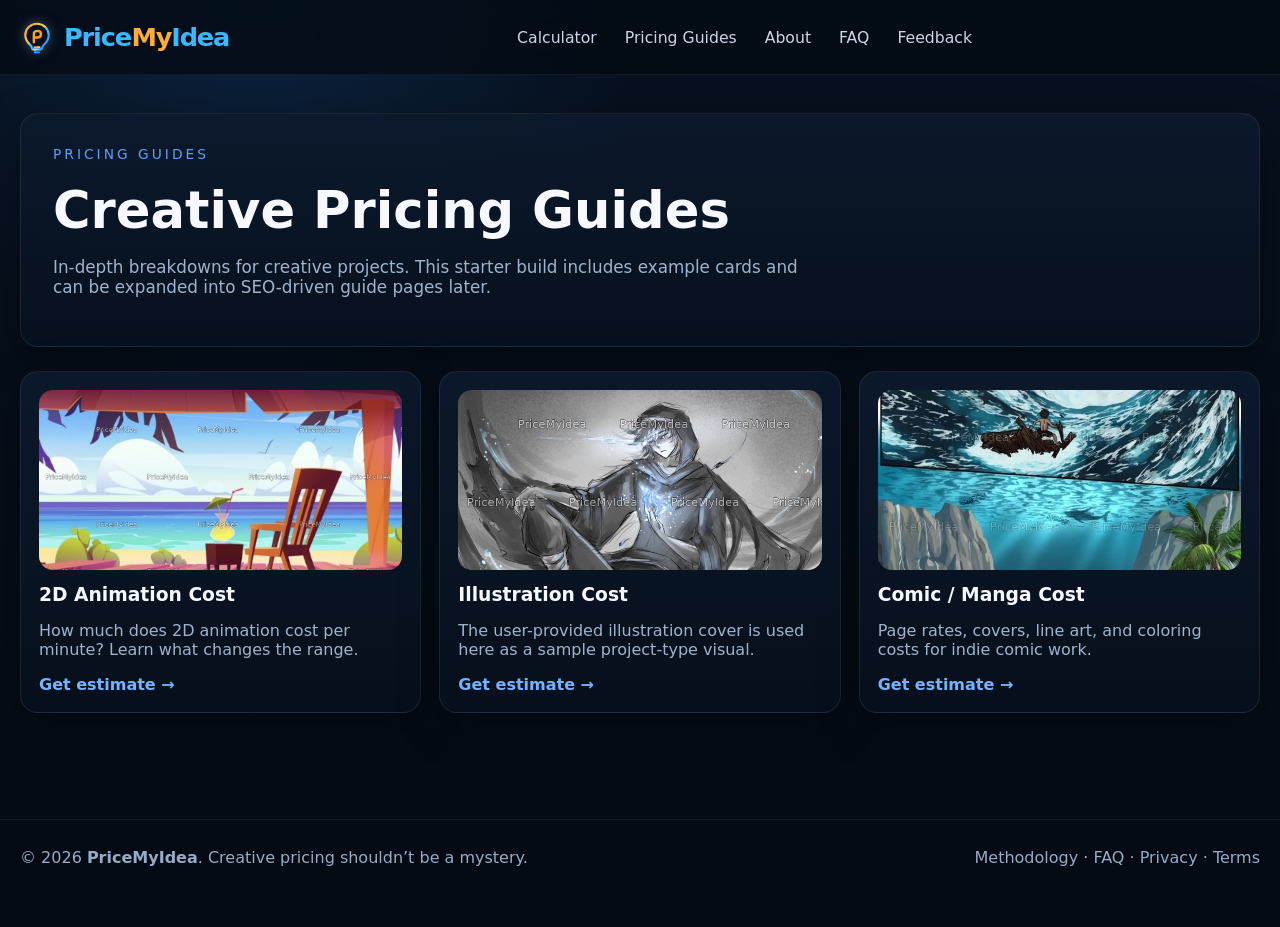
<file: pages/pricing-guides.html>
<!DOCTYPE html><html lang="en"><head><meta charset="UTF-8"><meta name="viewport" content="width=device-width, initial-scale=1.0"><title>Creative Pricing Guides | PriceMyIdea</title><link rel="stylesheet" href="../styles.css?v=pmi-v28"></head><body>
<header class="topbar">
 <div class="container nav">
 <a class="brand" href="../index.html">
<svg class="brand-mark brand-bulb" viewBox="0 0 64 64" aria-hidden="true">
  <defs>
    <linearGradient id="brandGlow" x1="0" y1="0" x2="1" y2="1">
      <stop offset="0%" stop-color="#ff9f1c"/><stop offset="48%" stop-color="#ffd166"/><stop offset="52%" stop-color="#56c7ff"/><stop offset="100%" stop-color="#1e7cff"/>
    </linearGradient>
  </defs>
  <path d="M32 7c-12.2 0-22 9.6-22 21.5 0 8 4.1 13.3 9.1 18.1 2.2 2.1 3.5 4.4 3.8 7.4h18.2c.3-3 1.6-5.3 3.8-7.4 5-4.8 9.1-10.1 9.1-18.1C54 16.6 44.2 7 32 7Z" fill="#07111f" stroke="url(#brandGlow)" stroke-width="4"/>
  <path d="M27 51h10M25 56h14M28 61h8" stroke="url(#brandGlow)" stroke-width="3.5" stroke-linecap="round"/>
  <path d="M26 42V27c0-4 2.7-6.5 6.7-6.5 4.2 0 6.8 2.5 6.8 6.1 0 3.8-2.8 6.3-7.1 6.3H26" fill="none" stroke="#ff9f1c" stroke-width="4.5" stroke-linecap="round" stroke-linejoin="round"/>
</svg><span class="brand-text"><span class="brand-price">Price</span><span class="brand-my">My</span><span class="brand-idea">Idea</span></span></a>
 <button class="menu-toggle" type="button" aria-label="Open navigation menu" aria-expanded="false"><span></span><span></span><span></span></button><nav class="menu" hidden>
 <a href="../pages/calculator.html">Calculator</a>
 <a href="../pages/pricing-guides.html">Pricing Guides</a>
 <a href="../pages/about.html">About</a>
 <a href="../pages/faq.html">FAQ</a>
 <a href="feedback.html">Feedback</a>
</nav>
 <div class="nav-actions">
 </div>
 </div>
</header>
<main class="container content-page"><section class="card page-hero"><div class="eyebrow">Pricing Guides</div><h1>Creative Pricing Guides</h1><p>In-depth breakdowns for creative projects. This starter build includes example cards and can be expanded into SEO-driven guide pages later.</p></section><section class="guide-grid"><article class="card guide-card"><div class="thumb" style="background-image:url('../assets/beach-animation-cover.jpg?v=small-only-v19'); background-position:center center"></div><h3>2D Animation Cost</h3><p>How much does 2D animation cost per minute? Learn what changes the range.</p><a class="muted-link" href="calculator.html">Get estimate →</a></article><article class="card guide-card"><div class="thumb" style="background-image:url('../assets/illustration-cover-cropped.jpg?v=small-only-v19'); background-position:center 34%"></div><h3>Illustration Cost</h3><p>The user-provided illustration cover is used here as a sample project-type visual.</p><a class="muted-link" href="calculator.html?category=illustration">Get estimate →</a></article><article class="card guide-card"><div class="thumb" style="background-image:url('../assets/frontpage-bg-cropped.jpg?v=small-only-v19'); background-position:center 26%"></div><h3>Comic / Manga Cost</h3><p>Page rates, covers, line art, and coloring costs for indie comic work.</p><a class="muted-link" href="calculator.html?category=comic">Get estimate →</a></article></section></main>
<footer class="footer">
 <div class="container">
 <div>© 2026 <strong>PriceMyIdea</strong>. Creative pricing shouldn’t be a mystery.</div>
 <div><a href="../pages/about.html">Methodology</a> · <a href="../pages/faq.html">FAQ</a> · <a href="../pages/about.html">Privacy</a> · <a href="../pages/about.html">Terms</a></div>
 </div>
</footer>
<script src="../script.js?v=pmi-v28"></script></body></html>
</file>
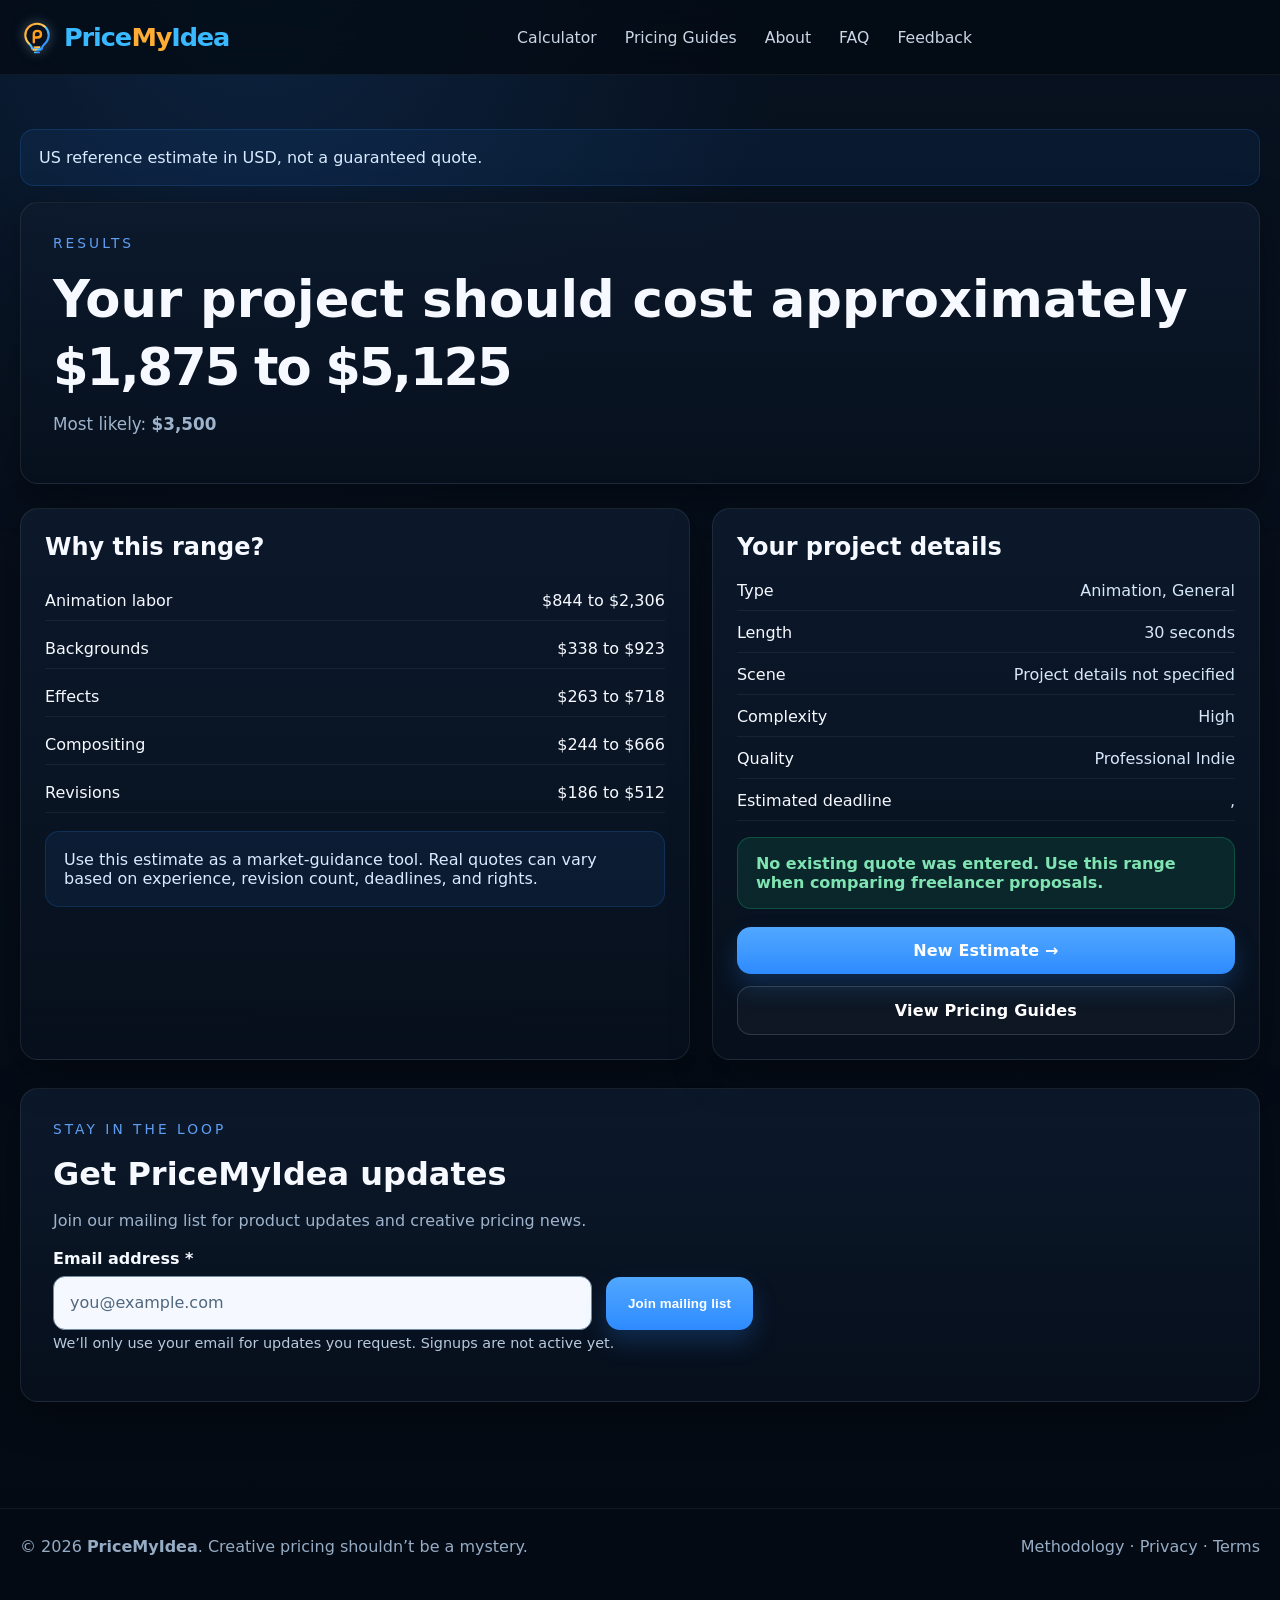
<file: pages/results.html>
<!DOCTYPE html>
<html lang="en"><head><meta charset="utf-8"/><meta content="width=device-width, initial-scale=1.0" name="viewport"/><title>Project Estimate Results | PriceMyIdea</title><link href="../styles.css?v=pmi-v28" rel="stylesheet"/></head><body>
<header class="topbar">
<div class="container nav">
<a class="brand" href="../index.html">
<svg class="brand-mark brand-bulb" viewBox="0 0 64 64" aria-hidden="true">
  <defs>
    <linearGradient id="brandGlow" x1="0" y1="0" x2="1" y2="1">
      <stop offset="0%" stop-color="#ff9f1c"/><stop offset="48%" stop-color="#ffd166"/><stop offset="52%" stop-color="#56c7ff"/><stop offset="100%" stop-color="#1e7cff"/>
    </linearGradient>
  </defs>
  <path d="M32 7c-12.2 0-22 9.6-22 21.5 0 8 4.1 13.3 9.1 18.1 2.2 2.1 3.5 4.4 3.8 7.4h18.2c.3-3 1.6-5.3 3.8-7.4 5-4.8 9.1-10.1 9.1-18.1C54 16.6 44.2 7 32 7Z" fill="#07111f" stroke="url(#brandGlow)" stroke-width="4"/>
  <path d="M27 51h10M25 56h14M28 61h8" stroke="url(#brandGlow)" stroke-width="3.5" stroke-linecap="round"/>
  <path d="M26 42V27c0-4 2.7-6.5 6.7-6.5 4.2 0 6.8 2.5 6.8 6.1 0 3.8-2.8 6.3-7.1 6.3H26" fill="none" stroke="#ff9f1c" stroke-width="4.5" stroke-linecap="round" stroke-linejoin="round"/>
</svg><span class="brand-text"><span class="brand-price">Price</span><span class="brand-my">My</span><span class="brand-idea">Idea</span></span></a>
<button class="menu-toggle" type="button" aria-label="Open navigation menu" aria-expanded="false"><span></span><span></span><span></span></button><nav class="menu" hidden>
<a href="../pages/calculator.html">Calculator</a>
<a href="../pages/pricing-guides.html">Pricing Guides</a>
<a href="../pages/about.html">About</a>
 <a href="../pages/faq.html">FAQ</a>
<a href="feedback.html">Feedback</a>
</nav>
<div class="nav-actions">
</div>
</div>
</header>
<main class="container content-page" data-results-page=""><p class="note-box" data-regional-warning role="status" aria-live="polite"></p><section class="card page-hero"><div class="eyebrow">Results</div><h1>Your project should cost approximately</h1><div class="result-price"><span data-price-low="">$2,100</span> to <span data-price-high="">$4,600</span></div><p>Most likely: <strong data-price-likely="">$3,200</strong></p></section><div class="grid-2"><section class="card info-card"><h2 style="margin-top:0">Why this range?</h2><div class="table-like" data-cost-breakdown></div><div class="note-box" style="margin-top:18px">Use this estimate as a market-guidance tool. Real quotes can vary based on experience, revision count, deadlines, and rights.</div></section><aside class="card info-card"><h2 style="margin-top:0">Your project details</h2><div class="summary-list"><div class="row"><span>Type</span><span data-project-type="">2D Animation</span></div><div class="row"><span>Length</span><span data-project-duration="">30 seconds</span></div><div class="row"><span>Scene</span><span data-project-scene="">Fight scene</span></div><div class="row"><span>Complexity</span><span data-project-complexity="">High</span></div><div class="row"><span>Quality</span><span data-project-quality="">Professional Indie</span></div><div class="row"><span>Estimated deadline</span><span data-project-deadline="">, </span></div></div><div class="quote-banner quote-good" data-quote-check="">Tip: add <code>&amp;quote=3700</code> to the URL, or use the compare page.</div><div style="display:grid; gap:12px; margin-top:18px"><a class="btn btn-primary btn-block" href="calculator.html">New Estimate →</a><a class="btn btn-ghost btn-block" href="pricing-guides.html">View Pricing Guides</a></div></aside></div><section class="card signup-panel" aria-labelledby="signup-title">
  <div class="eyebrow">Stay in the loop</div>
  <h2 id="signup-title">Get PriceMyIdea updates</h2>
  <p>Join our mailing list for product updates and creative pricing news.</p>
  <form class="signup-form" data-signup-form method="post" action="" aria-describedby="signup-note" novalidate>
    <div class="signup-fields"><div class="form-field"><label for="signup-email-results">Email address <span aria-hidden="true">*</span></label><input id="signup-email-results" name="email" type="email" autocomplete="email" inputmode="email" maxlength="254" placeholder="you@example.com" required aria-required="true" /></div>
    <button class="btn btn-primary" type="submit">Join mailing list</button></div>
    <p id="signup-note" class="form-note">We’ll only use your email for updates you request. Signups are not active yet.</p>
    <p class="form-status" role="status" aria-live="polite" aria-atomic="true" hidden></p>
  </form>
</section>
</main>
<footer class="footer">
<div class="container">
<div>© 2026 <strong>PriceMyIdea</strong>. Creative pricing shouldn’t be a mystery.</div>
<div><a href="../pages/about.html">Methodology</a> · <a href="../pages/about.html">Privacy</a> · <a href="../pages/about.html">Terms</a></div>
</div>
</footer>
<script src="../script.js?v=pmi-v28"></script></body></html>
</file>
<file: styles.css>
:root {
 --bg: #06101f;
 --bg2: #081524;
 --panel: rgba(8, 20, 36, 0.86);
 --panel-2: rgba(10, 25, 46, 0.92);
 --line: rgba(255,255,255,0.08);
 --text: #f6f9ff;
 --muted: #9fb4cc;
 --blue: #2e8bff;
 --blue-2: #51a8ff;
 --shadow: 0 12px 40px rgba(0,0,0,.35);
 --radius: 18px;
}
* { box-sizing: border-box; }
html { scroll-behavior: smooth; }
body {
 margin: 0;
 overflow-x: hidden;
 font-family: Inter, ui-sans-serif, system-ui, -apple-system, BlinkMacSystemFont, 'Segoe UI', sans-serif;
 color: var(--text);
 background:
 radial-gradient(circle at 20% 0%, rgba(46,139,255,.14), transparent 28%),
 linear-gradient(180deg, #07111f 0%, #040a13 100%);
}
a { color: inherit; text-decoration: none; }
img { max-width: 100%; display: block; }
.container { width: min(1240px, calc(100% - 32px)); margin: 0 auto; }
.page-shell { padding-bottom: 56px; }
.card {
 background: linear-gradient(180deg, rgba(13,26,45,.9) 0%, rgba(7,16,29,.92) 100%);
 border: 1px solid var(--line);
 border-radius: var(--radius);
 box-shadow: var(--shadow);
}
.topbar {
 position: sticky; top: 0; z-index: 30;
 background: rgba(4,10,18,.74);
 backdrop-filter: blur(16px);
 border-bottom: 1px solid rgba(255,255,255,.05);
}
.nav {
 display: flex; align-items: center; justify-content: space-between;
 gap: 20px; min-height: 74px;
}
.brand { display: flex; align-items: center; gap: 12px; font-weight: 800; font-size: 1.6rem; }
.brand-mark { width: 30px; height: 30px; flex: 0 0 30px; }
.brand-text { letter-spacing: -0.03em; }
.menu { display: flex; gap: 28px; align-items: center; }
.menu a { color: #dce8f8; font-weight: 500; font-size: .98rem; opacity: .92; }
.menu a:hover { color: white; }
.nav-actions { display:flex; align-items:center; gap: 12px; }
.btn, button.btn {
 appearance: none; border: none; cursor: pointer;
 border-radius: 14px; padding: 14px 22px;
 font-weight: 700; letter-spacing: .01em;
 transition: transform .18s ease, box-shadow .18s ease, background .18s ease;
}
.btn:hover { transform: translateY(-1px); }
.btn-primary {
 background: linear-gradient(180deg, var(--blue-2), var(--blue));
 color: white; box-shadow: 0 12px 24px rgba(46,139,255,.22);
}
.btn-ghost {
 background: rgba(255,255,255,.03);
 color: white; border: 1px solid rgba(255,255,255,.14);
}
.btn-block { display:block; width:100%; text-align:center; }
.hero {
 position: relative;
 min-height: 760px;
 overflow: clip;
}
.hero::before {
 content: '';
 position: absolute; inset: 0;
 background:
 linear-gradient(90deg, rgba(6,16,31,.95) 0%, rgba(6,16,31,.82) 42%, rgba(6,16,31,.56) 68%, rgba(6,16,31,.84) 100%),
 url('assets/frontpage-bg-cropped.jpg?v=small-only-v19') center center / cover no-repeat;
 filter: saturate(1.05);
}
.hero .container { position: relative; z-index: 1; }
.hero-grid {
 display: grid; grid-template-columns: 1.3fr .7fr; gap: 32px;
 padding: 72px 0 42px;
}
.eyebrow {
 text-transform: uppercase; letter-spacing: .22em; font-size: .86rem;
 color: #65a6ff; margin-bottom: 18px; opacity: .95;
}
.hero h1 {
 margin: 0 0 14px; font-size: clamp(2.8rem, 5.5vw, 5.2rem);
 line-height: .98; letter-spacing: -.04em; max-width: 720px;
}
.hero h1 .accent { color: var(--blue); }
.subtext { font-size: clamp(1rem, 1.2vw, 1.38rem); color: #d6e3f4; max-width: 680px; line-height: 1.5; }
.search-row {
 margin-top: 28px; display:grid; grid-template-columns: 1fr 190px;
 gap: 0; border-radius: 16px; overflow:hidden; border: 2px solid rgba(255,255,255,.1);
 background: rgba(255,255,255,.08); max-width: 880px;
}
.search-row input {
 border:none; outline:none; padding: 20px 22px; font-size: 1rem; color: #0a1a2b;
 background: rgba(255,255,255,.97); caret-color: #167bff; font-weight: 500;
}
.search-row input::placeholder { color: #6d7f93; opacity: 1; }
.search-row input:focus { background: #ffffff; box-shadow: inset 0 0 0 2px rgba(46,139,255,.25); }
.search-row input::selection { background: rgba(46,139,255,.28); color: #06101f; }
.search-row .btn { border-radius: 0; }
.category-strip {
 margin-top: 18px;
 display:grid; grid-template-columns: repeat(8, minmax(0,1fr)); gap: 12px;
 align-items: stretch;
}
.cat-tile {
 padding: 16px 12px;
 min-height: 118px;
 display:flex;
 flex-direction:column;
 align-items:center;
 justify-content:center;
 gap: 10px;
 text-align:center;
 background: rgba(6,16,31,.58); border:1px solid rgba(255,255,255,.08);
 border-radius: 16px; backdrop-filter: blur(8px);
}
.cat-icon { font-size: 1.6rem; display:block; margin-bottom: 0; line-height: 1; }
.cat-name {
 min-height: 2.5em;
 display:flex;
 align-items:center;
 justify-content:center;
 width:100%;
 padding: 0 2px;
 font-size: .97rem;
 line-height: 1.14;
 font-weight: 700;
 color:#e7f0fb;
 text-wrap: balance;
}
.feature-trio {
 margin-top: 24px; display:grid; grid-template-columns: repeat(3,1fr); gap: 16px;
}
.feature-item { display:flex; align-items:center; gap: 14px; padding: 18px; }
.feature-item .fi-icon { font-size: 1.8rem; color: #87beff; }
.feature-item h4 { margin: 0 0 5px; font-size: 1.05rem; }
.feature-item p { margin: 0; color: var(--muted); font-size: .95rem; }
.example-card { padding: 24px; align-self: start; }
.example-card .label { text-transform: uppercase; letter-spacing: .2em; font-size: .78rem; color:#86bbff; }
.example-card h3 { font-size: 2rem; margin: 16px 0 6px; }
.example-card .small-muted { color: var(--muted); }
.price-big { font-size: clamp(2rem, 4vw, 3.2rem); font-weight: 800; color: #7ab8ff; margin: 18px 0 2px; letter-spacing: -.02em; }
.price-sub { font-size: 1.1rem; margin-bottom: 22px; }
.range {
 position: relative; height: 10px; border-radius: 999px; background: rgba(255,255,255,.08); margin: 16px 0 14px;
}
.range::after {
 content:''; position:absolute; left: 8%; right: 10%; top: 0; bottom:0; border-radius:999px;
 background: linear-gradient(90deg, #167bff, #75bcff);
}
.range-dot {
 position:absolute; left: 52%; top:50%; transform: translate(-50%, -50%);
 width: 22px; height:22px; border-radius:50%; background: #76bdff; border:4px solid #0b1c30;
 box-shadow: 0 0 0 4px rgba(118,189,255,.15);
}
.range-labels { display:flex; justify-content:space-between; font-size: .9rem; color:#dbe9f7; }
.meta-list { display:grid; grid-template-columns: repeat(2,1fr); gap: 12px 18px; margin: 20px 0 24px; }
.meta-item { display:grid; gap: 4px; }
.meta-item strong { font-size: .94rem; color: #f8fbff; }
.meta-item span { color: var(--muted); font-size: .9rem; }
.section { margin-top: 34px; }
.section-header { display:flex; align-items:end; justify-content:space-between; gap:16px; margin: 0 0 16px; }
.section-header h2 { margin: 0; font-size: 1.1rem; letter-spacing: .18em; text-transform: uppercase; color:#cfe3fb; }
.muted-link { color:#73b3ff; font-weight:700; }
.project-grid {
 display:grid;
 grid-template-columns: repeat(6, minmax(0, 1fr));
 gap: 14px;
 width: 100%;
 min-width: 0;
}
.project-card {
 min-height: 232px;
 width: 100%;
 min-width: 0;
 max-width: 100%;
 overflow:hidden; position:relative; border-radius:18px;
 border:1px solid rgba(255,255,255,.08); background:#0b1628;
}
.project-card .thumb {
 width: 100%;
 height: 142px;
 overflow: hidden;
 background-size: cover;
 background-repeat: no-repeat;
 background-position: center;
 position: relative;
}
.project-card .thumb::after { content:''; position:absolute; inset:0; background: linear-gradient(180deg, rgba(0,0,0,.06), rgba(0,0,0,.3)); }
.project-card .body {
 padding: 16px;
 display:flex;
 justify-content:space-between;
 gap: 10px;
 align-items:end;
 min-width: 0;
}
.project-card .body > div:first-child { min-width: 0; }
.project-card h3, .project-card p { overflow-wrap: anywhere; }
.project-card h3 { margin: 0 0 6px; font-size: 1.05rem; }
.project-card p { margin:0; color:#d7e4f1; }
.arrow { font-size: 1.4rem; color:#68adff; }
.cta-row { margin-top: 18px; display:grid; grid-template-columns: repeat(2, minmax(0, 1fr)); gap: 16px; }
.cta-card { min-height: 230px; padding: 22px; position:relative; overflow:hidden; }
.cta-card.image { background-size: cover; background-position: center; }
.cta-card.image::before {
 content:''; position:absolute; inset:0; background: linear-gradient(180deg, rgba(6,16,31,.55), rgba(6,16,31,.9));
}
.cta-card > * { position: relative; z-index: 1; }
.cta-card h3 { font-size: 2rem; margin: 0 0 10px; }
.cta-card p { color:#d8e4f6; max-width: 420px; }
.stats-grid { display:grid; grid-template-columns: repeat(3,1fr); gap: 10px; margin-top: 28px; }
.stat { text-align:center; padding: 16px 10px; border-radius: 16px; background: rgba(255,255,255,.03); border:1px solid rgba(255,255,255,.07); }
.stat-number { font-size: 2rem; font-weight: 800; color:#f7fbff; }
.stat-label { color: var(--muted); font-size: .95rem; }
.content-page { padding: 38px 0 60px; }
.page-hero { padding: 32px; margin-bottom: 24px; }
.page-hero h1 { margin: 0 0 8px; font-size: clamp(2rem, 4vw, 3.2rem); }
.page-hero p { color: var(--muted); font-size: 1.05rem; max-width: 760px; }
.grid-2 { display:grid; grid-template-columns: 1.1fr .9fr; gap: 22px; }
.form-card, .info-card { padding: 24px; }
.form-group { margin-bottom: 16px; }
.form-group label { display:block; margin-bottom: 8px; font-weight: 700; }
.input, select {
 width: 100%; padding: 14px 16px; border-radius: 14px; border: 1px solid rgba(255,255,255,.1);
 background: rgba(255,255,255,.05); color: white; font-size: 1rem;
}
.input::placeholder { color:#89a0bc; }
.summary-list { display:grid; gap: 12px; }
.summary-list .row { display:flex; justify-content:space-between; gap: 20px; border-bottom: 1px solid rgba(255,255,255,.06); padding-bottom: 10px; }
.summary-list .row span:last-child { color:#d7e7fb; text-align:right; }
.guide-grid { display:grid; grid-template-columns: repeat(3, 1fr); gap: 18px; }
.guide-card { padding: 18px; }
.guide-card h3 { margin: 14px 0 8px; }
.guide-card p { color: var(--muted); }
.guide-card .thumb { height: 180px; border-radius: 14px; background-size: cover; background-position:center; }
.talent-grid { display:grid; grid-template-columns: repeat(3, 1fr); gap: 18px; }
.talent-card {
 padding: 20px;
 display:flex;
 flex-direction:column;
 min-height: 360px;
}
.talent-head { display:flex; gap:14px; align-items:center; margin-bottom: 16px; }
.talent-card > p { margin: 0 0 18px; line-height: 1.5; color: #d8e4f2; }
.talent-card .table-like { margin-top: 4px; }
.talent-card .table-like .line {
 align-items:center;
 min-height: 46px;
 gap: 18px;
 padding: 12px 0;
}
.talent-card .table-like .line span:first-child { font-weight: 700; }
.talent-card .table-like .line span:last-child { text-align:right; }
.talent-card .btn {
 margin-top: 22px !important;
 align-self:flex-start;
}

.avatar { width: 54px; height: 54px; border-radius: 50%; background: linear-gradient(135deg,#2e8bff,#81c2ff); display:grid; place-items:center; font-weight:800; color:white; }
.badge { display:inline-block; padding:6px 10px; border-radius: 999px; background: rgba(46,139,255,.14); color:#86bdff; font-size:.85rem; font-weight:700; }
.footer { margin-top: 46px; padding: 28px 0 60px; color:#96acc5; border-top:1px solid rgba(255,255,255,.06); }
.footer .container { display:flex; justify-content:space-between; gap:20px; flex-wrap:wrap; }
.note-box { padding: 18px; border-radius: 14px; background: rgba(46,139,255,.08); border:1px solid rgba(46,139,255,.18); color: #d9ebff; }
.table-like { display:grid; gap: 8px; }
.table-like .line { display:flex; justify-content:space-between; padding: 10px 0; border-bottom:1px solid rgba(255,255,255,.06); }
.result-price { font-size: clamp(2.2rem, 4vw, 3.8rem); font-weight: 900; letter-spacing: -.04em; }
.quote-banner { margin-top:16px; padding:16px 18px; border-radius:14px; font-weight:700; }
.quote-good { background: rgba(24,187,118,.12); color:#7fe3b2; border:1px solid rgba(24,187,118,.28); }
@media (max-width: 1180px) {
 .hero-grid, .grid-2, .cta-row { grid-template-columns: 1fr; }
 .project-grid { grid-template-columns: repeat(3, minmax(0, 1fr)); }
 .category-strip { grid-template-columns: repeat(4, 1fr); }
 .guide-grid, .talent-grid { grid-template-columns: 1fr 1fr; }
}
@media (max-width: 840px) {
 .menu { display:grid; }
 .project-grid { grid-template-columns: repeat(2, minmax(0, 1fr)); }
 .feature-trio { grid-template-columns: 1fr; }
 .hero { min-height: auto; }
 .hero-grid { padding-top: 34px; }
 .hero h1 { font-size: 2.6rem; }
 .search-row { grid-template-columns: 1fr; }
 .guide-grid, .talent-grid { grid-template-columns: 1fr; }
}
@media (max-width: 540px) {
 .brand { font-size:1.3rem; }
 .nav-actions .btn-ghost { display:none; }
 .category-strip { grid-template-columns: repeat(2, 1fr); }
 .project-grid { grid-template-columns: minmax(0, 1fr); }
 .meta-list { grid-template-columns: 1fr; }
 .cta-card h3 { font-size: 1.7rem; }
 .stats-grid { grid-template-columns: 1fr; }
}

/* Keep homepage project-type cards fully contained */
.project-card.animation-card .thumb { background-size: cover; background-position: center 28% !important; }
.project-card.illustration-card .thumb { background-size: cover; background-position: center 44% !important; }
@media (max-width: 700px) {
 .section { overflow: hidden; }
 .project-grid { gap: 12px; }
 .project-card .thumb { height: 132px; }
 .project-card .body { padding: 14px; }
 .project-card h3 { font-size: 1rem; }
 .project-card p { font-size: .9rem; }
}

/* Multi-step estimate flow */
.calculator-shell { padding: 30px; overflow: hidden; }
.calculator-topline { display:flex; align-items:flex-start; justify-content:space-between; gap:24px; }
.calculator-topline h1 { margin:0 0 8px; font-size:clamp(2.2rem,5vw,4rem); letter-spacing:-.04em; }
.calculator-topline p { margin:0; color:var(--muted); max-width:700px; }
.step-counter { flex:0 0 auto; padding:10px 14px; border-radius:999px; background:rgba(46,139,255,.12); border:1px solid rgba(46,139,255,.25); color:#cce4ff; font-weight:800; }
.progress-track { height:8px; margin:24px 0 30px; border-radius:999px; background:rgba(255,255,255,.07); overflow:hidden; }
.progress-fill { width:14.285%; height:100%; border-radius:999px; background:linear-gradient(90deg,#2386ff,#6db8ff); transition:width .28s ease; }
.calc-step { display:none; min-height:430px; animation:stepIn .22s ease; }
.calc-step.active { display:block; }
@keyframes stepIn { from {opacity:.25; transform:translateY(8px)} to {opacity:1; transform:none} }
.step-kicker { color:#65a6ff; text-transform:uppercase; letter-spacing:.18em; font-weight:800; font-size:.78rem; }
.calc-step h2 { margin:8px 0 6px; font-size:clamp(1.8rem,4vw,3rem); letter-spacing:-.03em; }
.step-copy { margin:0 0 24px; color:var(--muted); }
.choice-grid { display:grid; grid-template-columns:repeat(3,minmax(0,1fr)); gap:14px; }
.category-choice-grid { grid-template-columns:repeat(4,minmax(0,1fr)); }
.choice-grid.three-col { grid-template-columns:repeat(3,minmax(0,1fr)); }
.choice-grid.four-col { grid-template-columns:repeat(4,minmax(0,1fr)); }
.choice-card { min-height:128px; padding:20px; text-align:left; border-radius:18px; border:1px solid rgba(255,255,255,.1); background:rgba(255,255,255,.035); color:white; cursor:pointer; transition:.18s ease; }
.choice-card:hover { transform:translateY(-2px); border-color:rgba(80,164,255,.45); background:rgba(46,139,255,.08); }
.choice-card.selected { border-color:#4da2ff; background:linear-gradient(180deg,rgba(46,139,255,.2),rgba(46,139,255,.08)); box-shadow:0 0 0 2px rgba(46,139,255,.12) inset; }
.choice-card strong { display:block; font-size:1.06rem; margin-bottom:6px; }
.choice-card small { display:block; color:#96abc4; line-height:1.35; }
.choice-icon { display:block; font-size:1.7rem; margin-bottom:14px; }
.inline-field { margin-top:22px; }
.inline-field label { display:block; font-weight:800; margin-bottom:8px; }
.requirements-grid { display:grid; grid-template-columns:repeat(2,minmax(0,1fr)); gap:16px; }
.optional { font-weight:500; color:var(--muted); font-size:.86rem; }
.calculator-actions { display:flex; justify-content:space-between; gap:12px; border-top:1px solid rgba(255,255,255,.07); padding-top:22px; margin-top:10px; }
.hidden { display:none !important; }
.step-error { min-height:24px; color:#ff9d9d; font-weight:700; padding-top:10px; }
.review-card { display:grid; gap:0; border:1px solid rgba(255,255,255,.08); border-radius:18px; overflow:hidden; margin-bottom:18px; }
.review-row { display:flex; justify-content:space-between; gap:28px; padding:14px 16px; background:rgba(255,255,255,.025); border-bottom:1px solid rgba(255,255,255,.06); }
.review-row:last-child { border-bottom:0; }
.review-row span { color:var(--muted); }
.review-row strong { text-align:right; }
.cat-tile { color:inherit; }
.cat-tile:hover { border-color:rgba(77,162,255,.42); background:rgba(46,139,255,.12); transform:translateY(-1px); }
@media (max-width:900px) {
 .category-choice-grid,.choice-grid.four-col { grid-template-columns:repeat(2,minmax(0,1fr)); }
 .choice-grid { grid-template-columns:repeat(2,minmax(0,1fr)); }
}
@media (max-width:620px) {
 .calculator-shell { padding:20px; }
 .calculator-topline { flex-direction:column; }
 .category-choice-grid,.choice-grid,.choice-grid.three-col,.choice-grid.four-col,.requirements-grid { grid-template-columns:1fr; }
 .calc-step { min-height:0; }
 .calculator-actions { position:sticky; bottom:0; background:linear-gradient(180deg,rgba(7,16,29,.1),#07101d 26%); padding-bottom:8px; z-index:4; }
 .review-row { flex-direction:column; gap:5px; }
 .review-row strong { text-align:left; }
}

/* Keep FAQ easy to find */
@media (max-width: 980px) and (min-width: 841px) {
 .menu { gap: 16px; }
 .menu a { font-size: .9rem; }
}


/* Homepage FAQ, intentionally prominent */
.homepage-faq {
 margin-top: 34px;
 padding: 30px;
 border-radius: 20px;
 border: 1px solid rgba(255,255,255,.08);
 background: linear-gradient(180deg, rgba(10,24,43,.96), rgba(5,13,24,.96));
 box-shadow: 0 18px 44px rgba(0,0,0,.28);
}
.faq-list-home { display:grid; gap:12px; margin-top:20px; }
.home-faq-item {
 background: rgba(255,255,255,.025);
 border: 1px solid rgba(255,255,255,.08);
 border-radius: 14px;
 padding: 0 18px;
}
.home-faq-item[open] { border-color: rgba(46,139,255,.32); }
.home-faq-item summary {
 position: relative;
 cursor: pointer;
 list-style: none;
 padding: 18px 34px 18px 0;
 font-weight: 800;
 color: #f5f9ff;
}
.home-faq-item summary::-webkit-details-marker { display:none; }
.home-faq-item summary::after {
 content:"+";
 position:absolute;
 right:0;
 top:50%;
 transform:translateY(-50%);
 font-size:1.4rem;
 color:#68adff;
}
.home-faq-item[open] summary::after { content:"×"; }
.home-faq-answer {
 padding: 0 0 18px;
 color: #a9bdd5;
 line-height: 1.7;
}

.project-card.blank-card .thumb::before {
 content: '';
 position: absolute;
 inset: 0;
 background: linear-gradient(135deg, rgba(255,255,255,.03), rgba(255,255,255,0));
}
.project-card.video-card .thumb,
.project-card.graphic-card .thumb,
.project-card.music-card .thumb,
.project-card.comic-card .thumb {
 background-size: cover;
}

/* Restored Step 6: deadline, revisions, usage rights */
.field-help {
 margin: 8px 0 0;
 color: #a9bfd8;
 font-size: .9rem;
 line-height: 1.45;
}
.usage-rights-help {
 margin-top: 8px;
 padding: 11px 13px;
 border-radius: 12px;
 background: rgba(46,139,255,.08);
 border: 1px solid rgba(46,139,255,.18);
 color: #c8ddf4;
 font-size: .9rem;
 line-height: 1.45;
}
#revisions option,
#usage option {
 color: #111827;
}



/* Mobile hamburger navigation */
.menu-toggle {
 display: none;
 width: 46px;
 height: 46px;
 border: 1px solid rgba(255,255,255,.12);
 border-radius: 12px;
 background: rgba(255,255,255,.035);
 padding: 9px;
 cursor: pointer;
 margin-left: auto;
}
.menu-toggle span {
 display: block;
 width: 25px;
 height: 3px;
 margin: 4px auto;
 border-radius: 999px;
 background: #eaf3ff;
 transition: transform .2s ease, opacity .2s ease;
}
@media (max-width: 840px) {
 .topbar .container.nav {
 display: flex !important;
 flex-direction: row !important;
 flex-wrap: wrap !important;
 align-items: center !important;
 justify-content: space-between !important;
 gap: 10px !important;
 padding-top: 14px !important;
 padding-bottom: 14px !important;
 }
 .topbar .brand { flex: 1 1 auto !important; width: auto !important; }
 .topbar .menu-toggle { display: block !important; flex: 0 0 46px !important; }
 .topbar .nav-actions { display: none !important; }
 .topbar nav.menu {
 display: none !important;
 flex: 0 0 100% !important;
 width: 100% !important;
 margin: 4px 0 0 !important;
 padding: 8px !important;
 border: 1px solid rgba(255,255,255,.10) !important;
 border-radius: 14px !important;
 background: #0a1525 !important;
 box-shadow: 0 14px 30px rgba(0,0,0,.28) !important;
 }
 .topbar nav.menu.menu-open { display: grid !important; grid-template-columns: 1fr !important; gap: 6px !important; }
 .topbar nav.menu a {
 display: block !important;
 width: 100% !important;
 padding: 13px 14px !important;
 border-radius: 10px !important;
 background: rgba(255,255,255,.045) !important;
 color: #e8f1ff !important;
 font-size: .98rem !important;
 font-weight: 700 !important;
 text-align: left !important;
 }
 .topbar nav.menu a:active { background: rgba(49,145,255,.18) !important; }
 .menu-toggle[aria-expanded="true"] span:nth-child(1) { transform: translateY(7px) rotate(45deg); }
 .menu-toggle[aria-expanded="true"] span:nth-child(2) { opacity: 0; }
 .menu-toggle[aria-expanded="true"] span:nth-child(3) { transform: translateY(-7px) rotate(-45deg); }
}

/* FINAL mobile hamburger: collapsed by default */
@media (max-width:840px){
 .topbar .container.nav{display:flex!important;flex-direction:row!important;flex-wrap:wrap!important;align-items:center!important;justify-content:space-between!important}
 .topbar .menu-toggle{display:block!important;margin-left:auto!important}
 .topbar nav.menu{display:none!important;visibility:hidden!important;opacity:0!important;height:0!important;overflow:hidden!important;padding:0!important;margin:0!important;border:0!important;flex-basis:100%!important}
 .topbar nav.menu.menu-open{display:grid!important;visibility:visible!important;opacity:1!important;height:auto!important;overflow:visible!important;padding:8px!important;margin:8px 0 0!important;border:1px solid rgba(255,255,255,.10)!important;grid-template-columns:1fr!important;gap:6px!important}
}

/* Definitive mobile menu state: HTML hidden attribute controls visibility */
@media (max-width:840px){
 .topbar nav.menu[hidden]{display:none!important;visibility:hidden!important;opacity:0!important;height:0!important;padding:0!important;margin:0!important;border:0!important;}
 .topbar nav.menu:not([hidden]){display:grid!important;visibility:visible!important;opacity:1!important;height:auto!important;overflow:visible!important;flex:0 0 100%!important;width:100%!important;padding:8px!important;margin:8px 0 0!important;border:1px solid rgba(255,255,255,.10)!important;grid-template-columns:1fr!important;gap:6px!important;}
}
@media (min-width:841px){.topbar nav.menu[hidden]{display:flex!important;visibility:visible!important;opacity:1!important;height:auto!important;}}


/* Mobile UX refinement: overlay navigation + distinct estimator controls */
@media (max-width:840px){
 .topbar .container.nav{position:relative!important;flex-wrap:nowrap!important;}
 .topbar nav.menu[hidden]{display:none!important;}
 .topbar nav.menu:not([hidden]){
   position:absolute!important;
   top:calc(100% + 10px)!important;
   right:0!important;
   left:auto!important;
   z-index:1000!important;
   width:min(360px,calc(100vw - 32px))!important;
   height:auto!important;
   margin:0!important;
   padding:8px!important;
   display:grid!important;
   grid-template-columns:1fr!important;
   gap:6px!important;
   background:#0a1525!important;
   border:1px solid rgba(255,255,255,.12)!important;
   border-radius:14px!important;
   box-shadow:0 18px 45px rgba(0,0,0,.48)!important;
   visibility:visible!important;
   opacity:1!important;
   overflow:visible!important;
 }
 .search-row{
   display:flex!important;
   flex-direction:column!important;
   gap:12px!important;
   overflow:visible!important;
   border:0!important;
   background:transparent!important;
   border-radius:0!important;
 }
 .search-row input{
   width:100%!important;
   min-height:58px!important;
   border:2px solid rgba(255,255,255,.14)!important;
   border-radius:16px!important;
   padding:17px 18px!important;
   font-size:16px!important;
   box-shadow:0 10px 24px rgba(0,0,0,.18)!important;
 }
 .search-row .btn{
   width:100%!important;
   min-height:56px!important;
   border-radius:16px!important;
 }
}

/* MOBILE FIX v2: menu overlays content; estimator controls are visually separate */
@media screen and (max-width: 900px) {
  .topbar { overflow: visible !important; }
  .topbar .container.nav {
    position: relative !important;
    display: flex !important;
    flex-flow: row nowrap !important;
    min-height: 74px !important;
    padding-top: 10px !important;
    padding-bottom: 10px !important;
  }
  .topbar nav.menu[hidden] { display: none !important; }
  .topbar nav.menu:not([hidden]) {
    position: fixed !important;
    top: 74px !important;
    left: 16px !important;
    right: 16px !important;
    width: auto !important;
    max-width: none !important;
    height: auto !important;
    margin: 0 !important;
    padding: 10px !important;
    z-index: 99999 !important;
    display: grid !important;
    grid-template-columns: 1fr !important;
    gap: 7px !important;
    background: rgba(7, 17, 31, .98) !important;
    border: 1px solid rgba(255,255,255,.14) !important;
    border-radius: 14px !important;
    box-shadow: 0 22px 55px rgba(0,0,0,.6) !important;
    visibility: visible !important;
    opacity: 1 !important;
    overflow: visible !important;
  }
  .topbar nav.menu:not([hidden]) a {
    display: block !important;
    padding: 14px 15px !important;
    border-radius: 10px !important;
    background: rgba(255,255,255,.05) !important;
  }

  #hero-search-form.search-row {
    display: flex !important;
    flex-direction: column !important;
    align-items: stretch !important;
    gap: 14px !important;
    width: 100% !important;
    max-width: 100% !important;
    padding: 0 !important;
    border: 0 !important;
    border-radius: 0 !important;
    overflow: visible !important;
    background: transparent !important;
    box-shadow: none !important;
  }
  #hero-search-form.search-row input#hero-project-input {
    display: block !important;
    width: 100% !important;
    min-height: 58px !important;
    margin: 0 !important;
    padding: 16px 18px !important;
    border: 2px solid rgba(255,255,255,.24) !important;
    border-radius: 14px !important;
    background: #fff !important;
    color: #0a1a2b !important;
    box-shadow: none !important;
  }
  #hero-search-form.search-row button.btn {
    display: block !important;
    width: 100% !important;
    min-height: 56px !important;
    margin: 0 !important;
    border: 0 !important;
    border-radius: 14px !important;
    box-shadow: 0 12px 24px rgba(46,139,255,.22) !important;
  }
}

/* MOBILE FIX v2: menu overlays content; estimator controls are visually separate */
@media screen and (max-width: 900px) {
  .topbar { overflow: visible !important; }
  .topbar .container.nav { position: relative !important; display: flex !important; flex-flow: row nowrap !important; min-height: 74px !important; padding-top: 10px !important; padding-bottom: 10px !important; }
  .topbar nav.menu[hidden] { display: none !important; }
  .topbar nav.menu:not([hidden]) { position: fixed !important; top: 74px !important; left: 16px !important; right: 16px !important; width: auto !important; max-width: none !important; height: auto !important; margin: 0 !important; padding: 10px !important; z-index: 99999 !important; display: grid !important; grid-template-columns: 1fr !important; gap: 7px !important; background: rgba(7,17,31,.98) !important; border: 1px solid rgba(255,255,255,.14) !important; border-radius: 14px !important; box-shadow: 0 22px 55px rgba(0,0,0,.6) !important; visibility: visible !important; opacity: 1 !important; overflow: visible !important; }
  .topbar nav.menu:not([hidden]) a { display: block !important; padding: 14px 15px !important; border-radius: 10px !important; background: rgba(255,255,255,.05) !important; }
  #hero-search-form.search-row { display: flex !important; flex-direction: column !important; align-items: stretch !important; gap: 14px !important; width: 100% !important; max-width: 100% !important; padding: 0 !important; border: 0 !important; border-radius: 0 !important; overflow: visible !important; background: transparent !important; box-shadow: none !important; }
  #hero-search-form.search-row input#hero-project-input { display: block !important; width: 100% !important; min-height: 58px !important; margin: 0 !important; padding: 16px 18px !important; border: 2px solid rgba(255,255,255,.24) !important; border-radius: 14px !important; background: #fff !important; color: #0a1a2b !important; box-shadow: none !important; }
  #hero-search-form.search-row button.btn { display: block !important; width: 100% !important; min-height: 56px !important; margin: 0 !important; border: 0 !important; border-radius: 14px !important; box-shadow: 0 12px 24px rgba(46,139,255,.22) !important; }
}


/* PriceMyIdea brand refresh: blue + orange, compact on mobile */
.brand { gap: 10px; }
.brand-mark.brand-bulb { width: 34px; height: 34px; flex: 0 0 34px; filter: drop-shadow(0 0 7px rgba(46,139,255,.28)) drop-shadow(0 0 5px rgba(255,159,28,.2)); }
.brand-text { display:inline-flex; align-items:baseline; letter-spacing:-.045em; font-weight:850; }
.brand-price { color:#f6f9ff; }
.brand-my { color:#ffad33; margin-left:.02em; }
.brand-idea { color:#39b9ff; }
.menu-toggle span { background: linear-gradient(90deg, #ffad33 0 28%, #65bfff 28% 100%); }
@media (max-width: 900px) {
  .brand { font-size: 1.22rem !important; gap: 8px; }
  .brand-mark.brand-bulb { width: 31px; height: 31px; flex-basis:31px; }
}

/* v6: PriceMyIdea name visible on computer + mobile */
.brand-text {
  display:inline-flex !important;
  align-items:baseline;
  white-space:nowrap;
  visibility:visible !important;
  opacity:1 !important;
}
.brand-price { color:#f6f9ff; }
.brand-my { color:#ffad33; margin-left:.02em; }
.brand-idea { color:#39b9ff; }

@media screen and (max-width:900px) {
  .brand {
    display:flex !important;
    align-items:center !important;
    gap:8px !important;
    font-size:1.22rem !important;
  }
  .brand-text {
    display:inline-flex !important;
    visibility:visible !important;
    opacity:1 !important;
    font-size:1em !important;
  }
}

/* v7: Pricetheidea brand name on computer + mobile */
.brand-text {
  display:inline-flex !important;
  align-items:baseline;
  white-space:nowrap;
  visibility:visible !important;
  opacity:1 !important;
}
@media screen and (max-width:900px) {
  .brand-text {
    display:inline-flex !important;
    visibility:visible !important;
    opacity:1 !important;
  }
}

/* Previous brand styling (superseded by PriceMyIdea) */
.brand-text {
  display:inline-flex !important;
  align-items:baseline;
  white-space:nowrap;
  visibility:visible !important;
  opacity:1 !important;
}
.brand-price { color:#39b9ff !important; }
.brand-my { color:#ffad33 !important; margin-left:.02em; }
.brand-project { color:#f6f9ff !important; }

@media screen and (max-width:900px) {
  .brand {
    display:flex !important;
    align-items:center !important;
    gap:8px !important;
    font-size:1.22rem !important;
  }
  .brand-text {
    display:inline-flex !important;
    visibility:visible !important;
    opacity:1 !important;
  }
}

/* Previous brand styling (superseded by PriceMyIdea) */
.brand-price { color:#39b9ff !important; }
.brand-my { color:#ffad33 !important; }
.brand-project { color:#f6f9ff !important; }

/* v10: Price + Project blue, My orange — desktop and mobile */
.brand-price { color:#39b9ff !important; }
.brand-my { color:#ffad33 !important; }
.brand-project { color:#39b9ff !important; }

/* v11: PriceMyIdea — Price + Idea blue, My orange */
.brand-price { color:#39b9ff !important; }
.brand-my { color:#ffad33 !important; }
.brand-idea { color:#39b9ff !important; }

/* v12: consistent PriceMyIdea header on every page and viewport */
.brand-text {display:inline-flex!important;align-items:baseline;white-space:nowrap;visibility:visible!important;opacity:1!important}
.brand-price,.brand-idea {color:#39b9ff!important}
.brand-my {color:#ffad33!important;margin-left:.02em}
@media(max-width:900px){.brand-text{display:inline-flex!important;white-space:nowrap!important}}




/* v23: accessible signup and feedback forms */
.signup-panel,.feedback-panel{padding:clamp(20px,3vw,32px);margin-top:28px;max-width:100%}
.signup-panel h2,.feedback-panel h2{margin:0 0 10px;font-size:clamp(1.4rem,2.5vw,2rem)}
.signup-panel>p{color:var(--muted);line-height:1.55}
.feedback-panel{max-width:780px;margin-inline:auto}
.form-field{display:flex;flex-direction:column;gap:8px;min-width:0;margin:0 0 18px}
.form-field label,.form-checkbox label{font-weight:700;color:var(--text)}
.form-field input,.form-field textarea{display:block;width:100%;min-width:0;max-width:100%;padding:14px 16px;border-radius:12px;border:1px solid rgba(255,255,255,.24);background:rgba(255,255,255,.06);color:var(--text);font:inherit;line-height:1.5}
.form-field input::placeholder,.form-field textarea::placeholder{color:#b0c1d4}
.form-field input:focus-visible,.form-field textarea:focus-visible,.form-checkbox input:focus-visible{outline:3px solid #7ec8ff;outline-offset:3px}
.form-field [aria-invalid="true"]{border-color:#ff9d9d}
.form-note{font-size:.9rem;line-height:1.5;color:#b8c9dc;margin:3px 0 14px}
.form-status{margin-top:14px;padding:12px 14px;border:1px solid rgba(255,255,255,.2);border-radius:10px;color:#e7f4ff;background:rgba(255,255,255,.05)}
.form-status[data-kind="error"]{border-color:#ff9d9d;color:#ffe0e0}
.signup-fields{display:grid;grid-template-columns:minmax(0,1fr) auto;align-items:end;gap:14px;max-width:700px}
.signup-fields .form-field{margin:0}
.signup-fields .btn{min-height:53px}
.form-checkbox{display:flex;align-items:flex-start;gap:12px;margin:8px 0 5px}
.form-checkbox input{width:20px;height:20px;flex:0 0 20px;accent-color:#39b9ff;margin:2px 0 0}
@media(max-width:620px){.signup-fields{grid-template-columns:1fr}.signup-fields .btn{width:100%}}

/* v24: clearly visible homepage Feedback entry point */
.feedback-home-link{display:flex;flex-wrap:wrap;align-items:center;gap:10px 16px;margin:18px 0 8px;padding:17px 20px;border:1px solid rgba(81,168,255,.3);border-radius:14px;background:rgba(46,139,255,.08);color:#dbe9f7}
.feedback-home-link a{color:#7bc6ff;font-weight:800;text-decoration:underline;text-underline-offset:3px}
.feedback-home-link a:focus-visible{outline:3px solid #ffad33;outline-offset:4px}

/* v26: fully opaque mobile navigation, no homepage text bleeding through */
@media (max-width: 900px) {
  .topbar nav.menu:not([hidden]) {
    background: #07111f !important;
    -webkit-backdrop-filter: none !important;
    backdrop-filter: none !important;
    isolation: isolate;
    box-shadow: 0 22px 55px rgba(0,0,0,.72) !important;
  }
  .topbar nav.menu:not([hidden]) a {
    background: #142033 !important;
  }
}

.regional-panel{padding:20px 24px;margin-bottom:22px}.regional-panel h2{font-size:1.2rem}.regional-panel label{display:block;margin-bottom:8px}.regional-panel p{color:#b9d4ef;line-height:1.5}
.book-print-fields{padding:18px;border:1px solid rgba(255,255,255,.13);border-radius:16px;margin-bottom:20px;background:#0d2035}.book-print-fields[hidden]{display:none}.book-fields-grid{display:grid;grid-template-columns:repeat(2,minmax(0,1fr));gap:14px}.book-fields-grid label{display:grid;gap:8px}
@media(max-width:600px){.book-fields-grid{grid-template-columns:1fr}.category-strip{grid-template-columns:repeat(3,minmax(0,1fr))}}

/* v28: readable native controls on light/dark devices, across every form */
:root{color-scheme:dark}
input,textarea,select,option,optgroup{font:inherit;color-scheme:dark}
.input,select,.form-field input,.form-field textarea,.book-fields-grid input,.book-fields-grid select{background-color:#10243b!important;color:#f6f9ff!important;border:1px solid #55708d!important;opacity:1}
select option,select optgroup{background-color:#10243b!important;color:#f6f9ff!important}
input::placeholder,textarea::placeholder,.input::placeholder{color:#bdccde!important;opacity:1}
input[type=checkbox],input[type=radio]{accent-color:#56b4ff}
input:focus-visible,textarea:focus-visible,select:focus-visible,.region-choice:focus-within{outline:3px solid #80d2ff!important;outline-offset:3px}
input:disabled,textarea:disabled,select:disabled{opacity:.6}
/* Countries are always visible on step 1, without opening a native dropdown. */
.regional-panel{margin:0 0 26px;padding:20px!important;background:#0b1a2c!important}
.regional-panel h3{margin:0 0 12px;font-size:1.15rem;color:#f6f9ff}
.region-fieldset{margin:0;padding:0;border:0;min-width:0}
.region-fieldset legend{padding:0 0 12px;color:#e6f2ff;font-weight:700}
.region-options{display:grid;grid-template-columns:repeat(3,minmax(0,1fr));gap:10px}
.region-choice{display:flex;align-items:center;gap:10px;padding:12px 14px;min-width:0;border:1px solid #526e8c;border-radius:12px;background:#11253c;color:#f7fbff;cursor:pointer;line-height:1.35}
.region-choice:has(input:checked){background:#183e65;border-color:#75c5ff;box-shadow:inset 0 0 0 1px #75c5ff}
.region-choice input{flex:0 0 auto;width:17px;height:17px;margin:0}
.region-name{flex:1;min-width:0;overflow-wrap:anywhere}
.region-currency{font-size:.78rem;color:#b9d9f3;white-space:nowrap}
#region-message{margin:14px 0 0;color:#d0e5f7;line-height:1.5}
@media(max-width:700px){.region-options{grid-template-columns:repeat(2,minmax(0,1fr))}}
@media(max-width:380px){.region-options{grid-template-columns:1fr}}
@media(prefers-color-scheme:light){:root{color-scheme:light}input,textarea,select,option,optgroup{color-scheme:light} .input,select,.form-field input,.form-field textarea,.book-fields-grid input,.book-fields-grid select{background-color:#f5f9ff!important;color:#14283d!important;border-color:#708aa3!important}select option,select optgroup{background-color:#f5f9ff!important;color:#14283d!important}input::placeholder,textarea::placeholder,.input::placeholder{color:#50677e!important}.region-choice input{color-scheme:light}}
</file>
